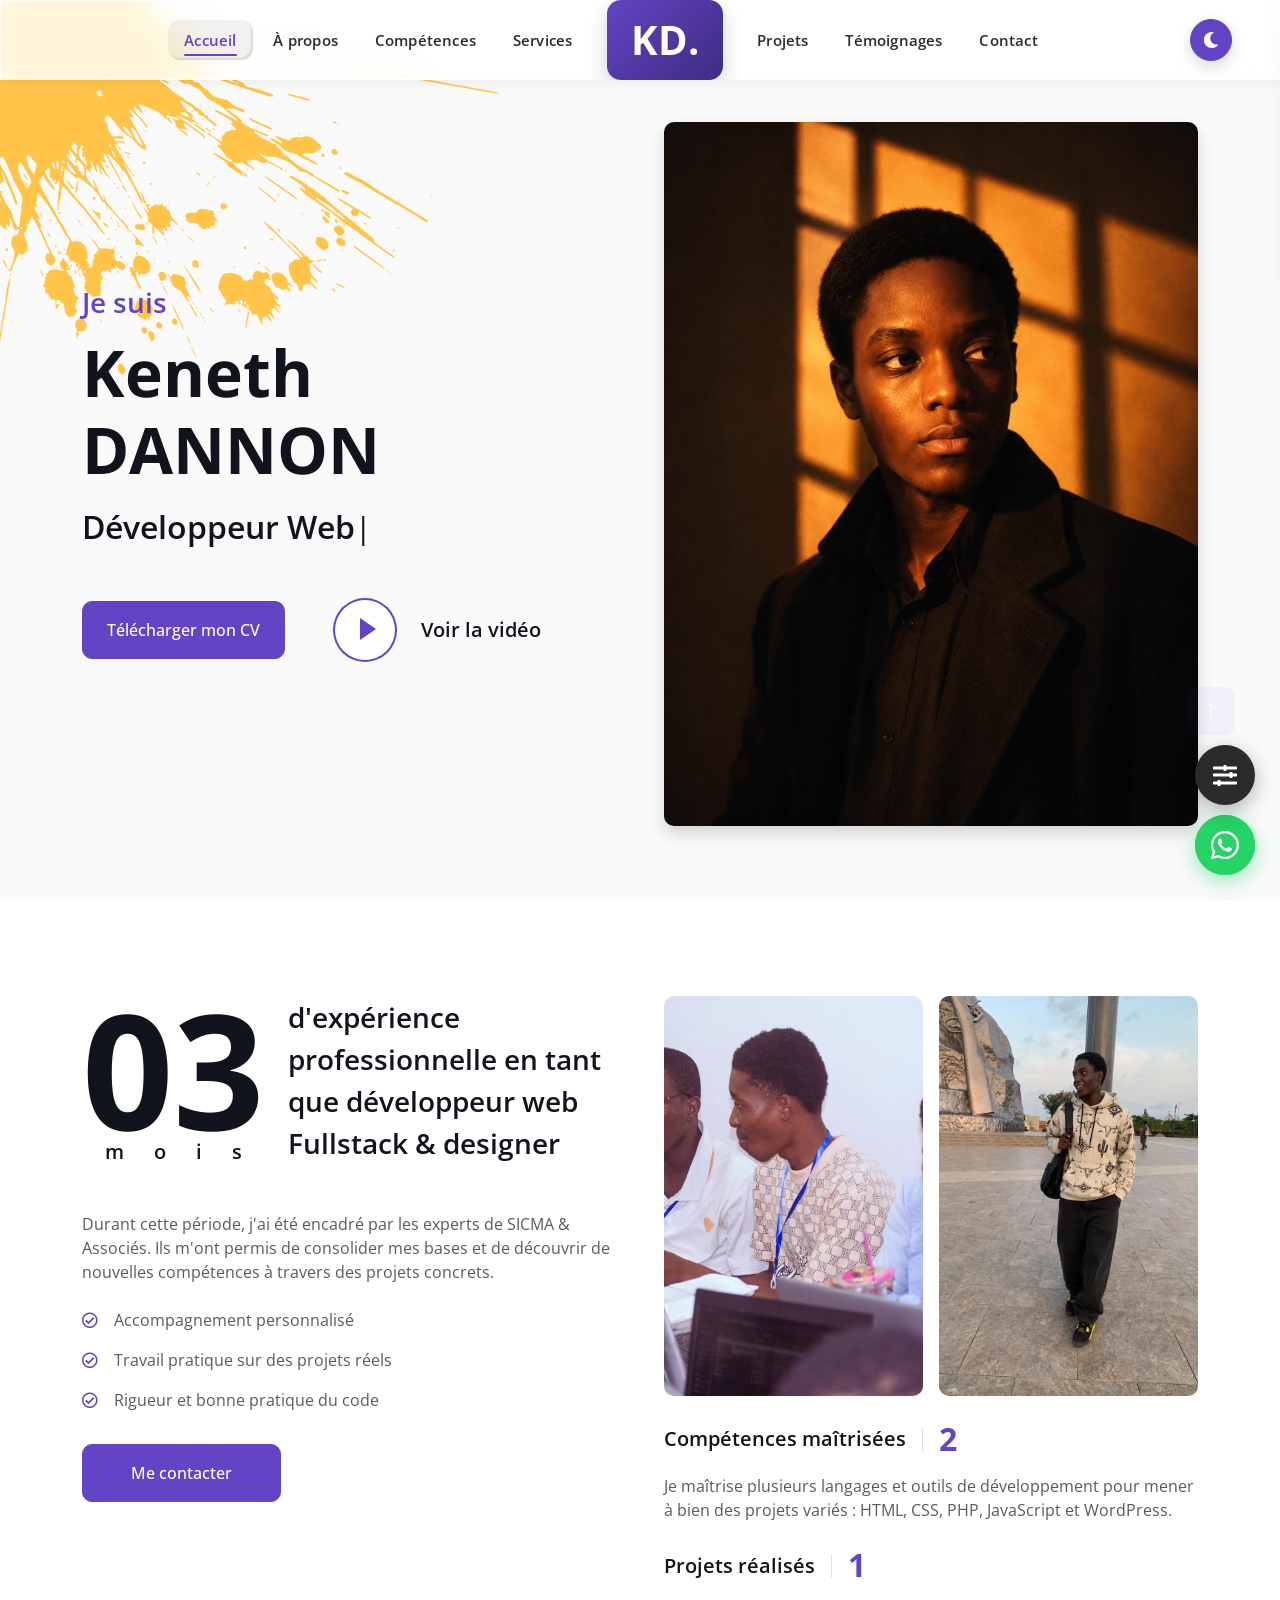
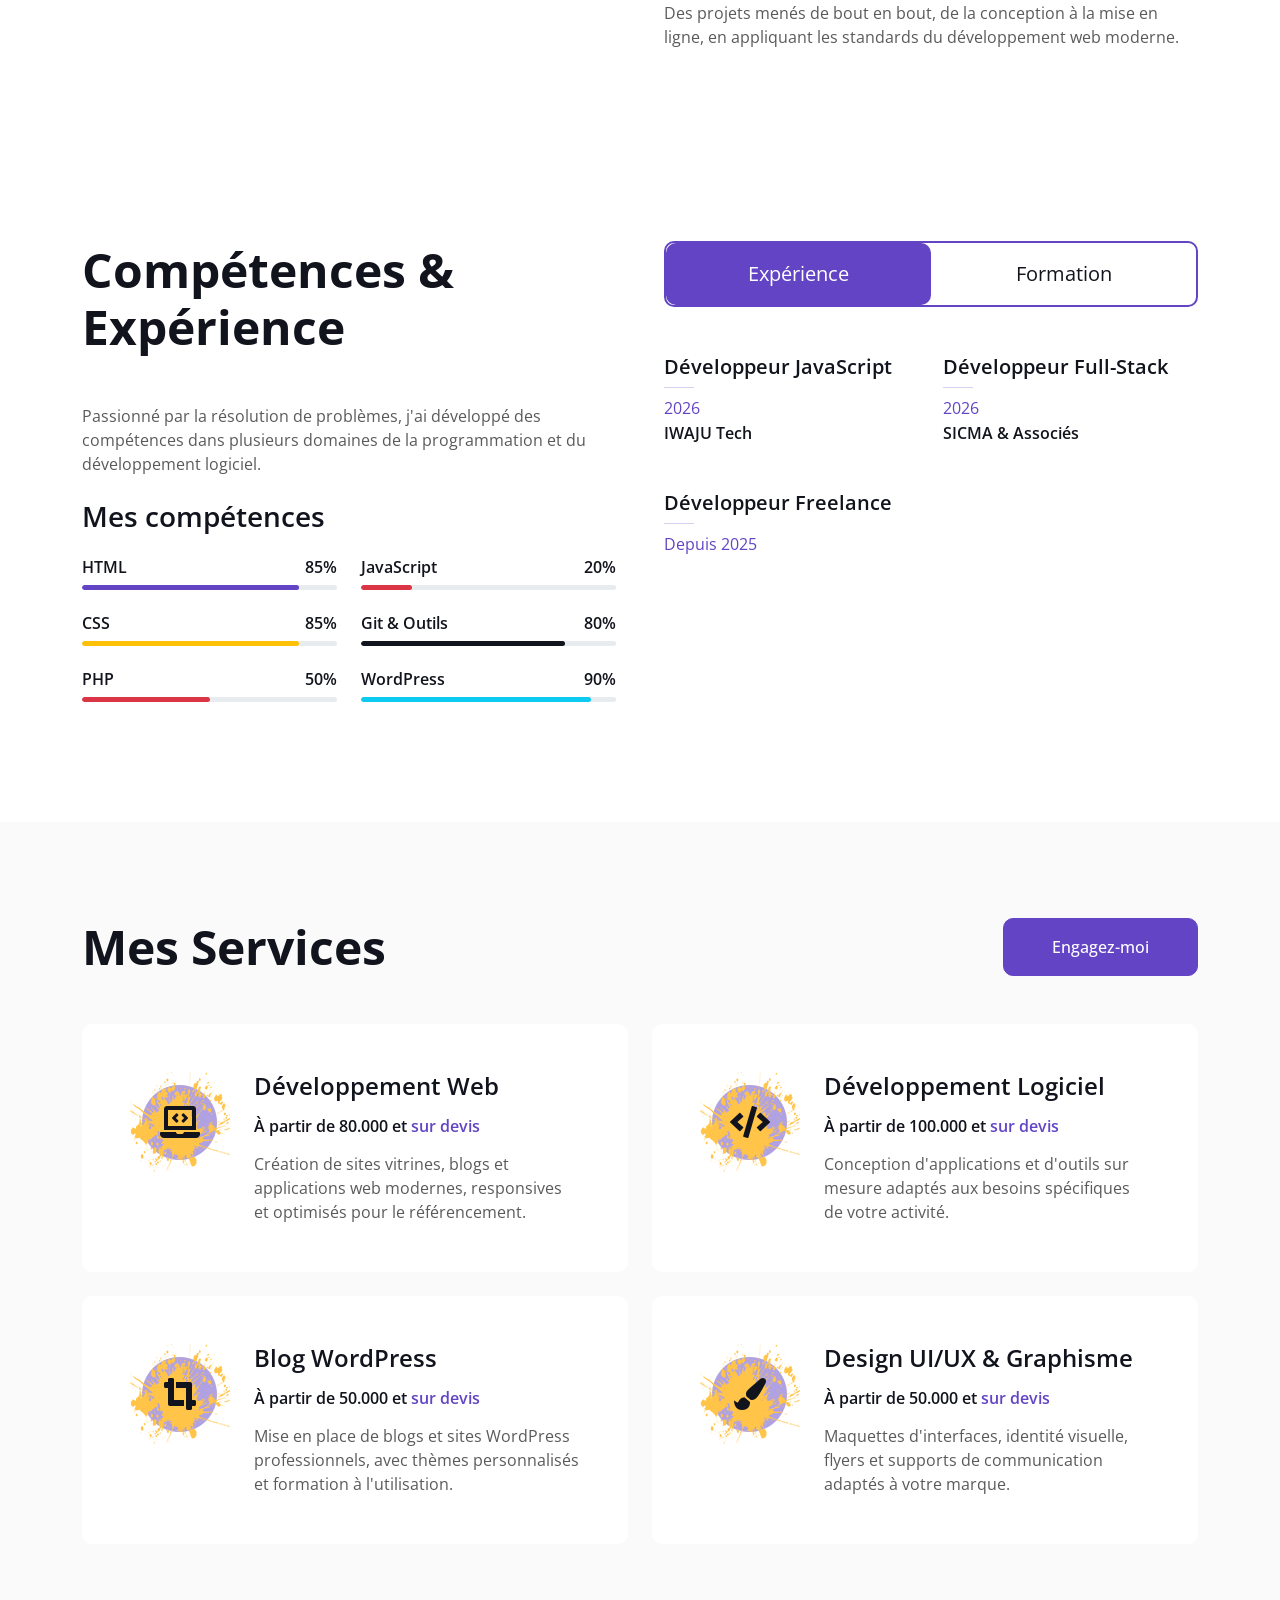
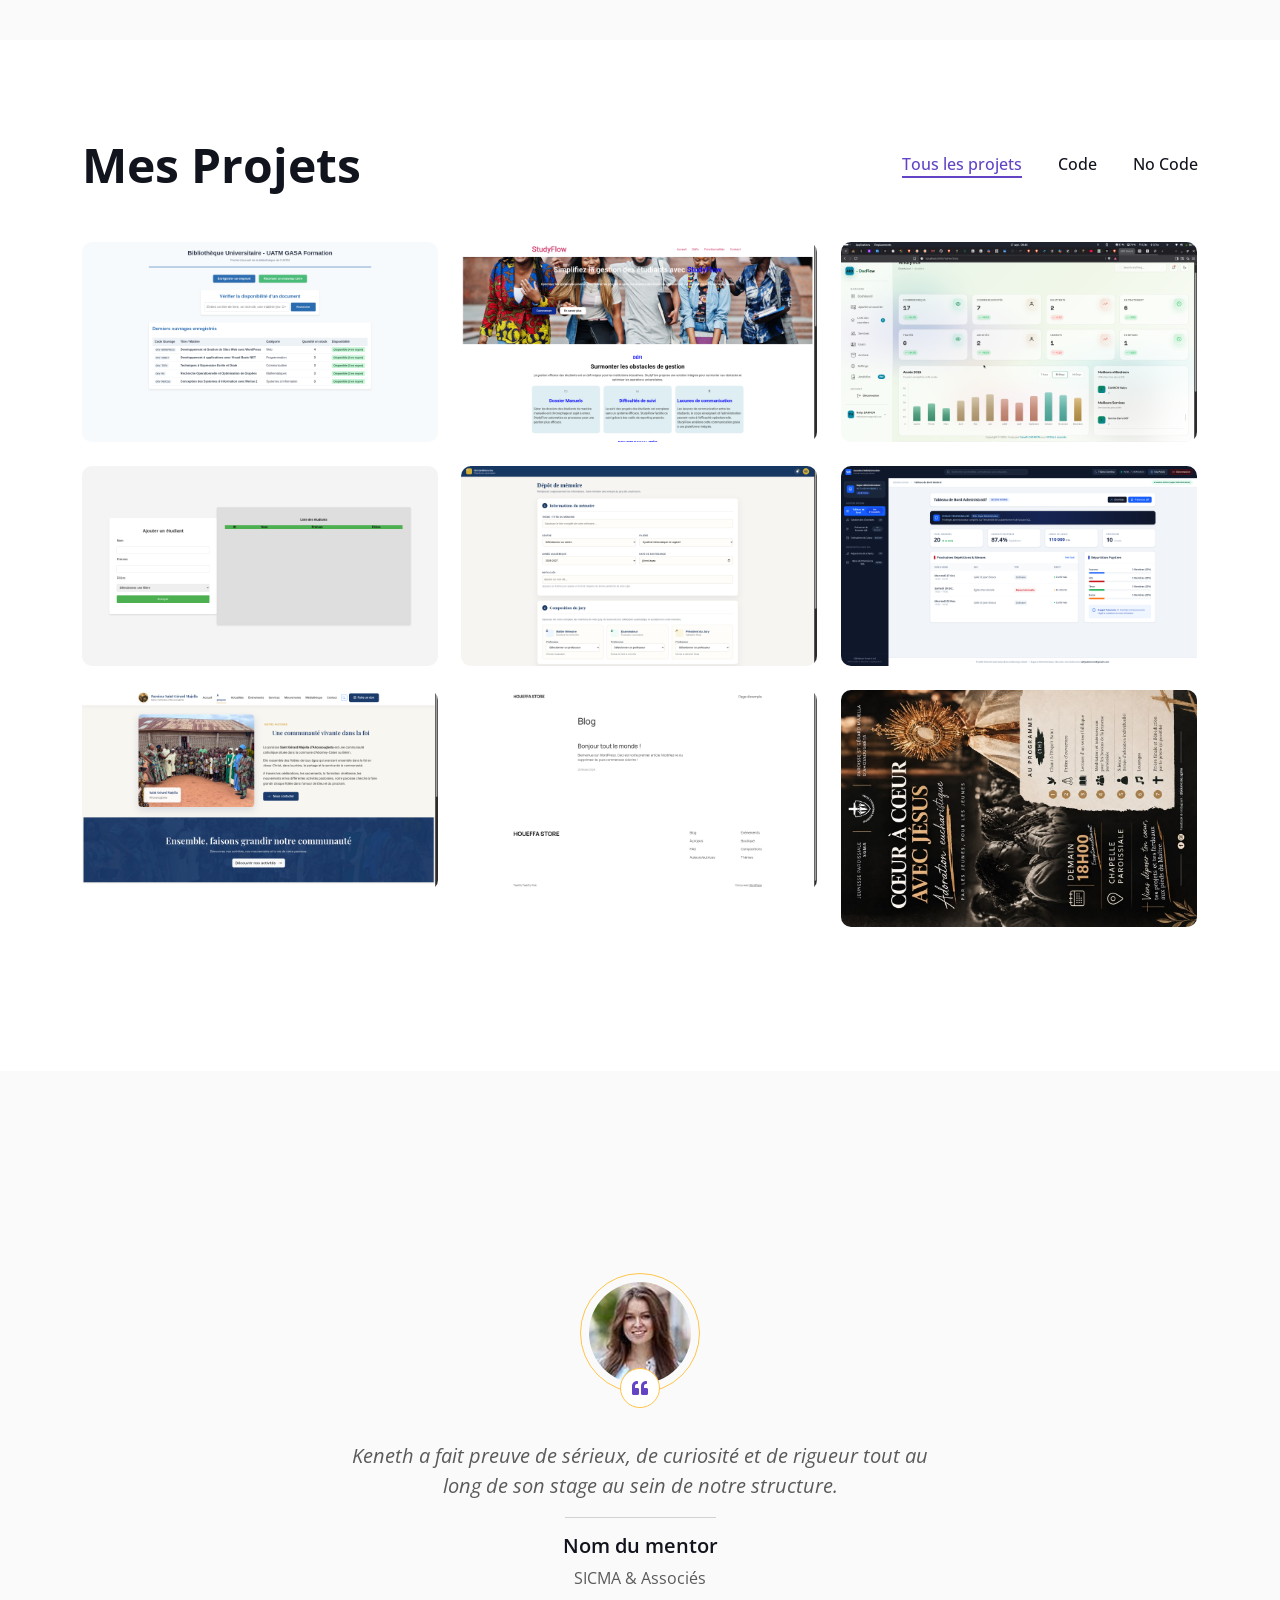
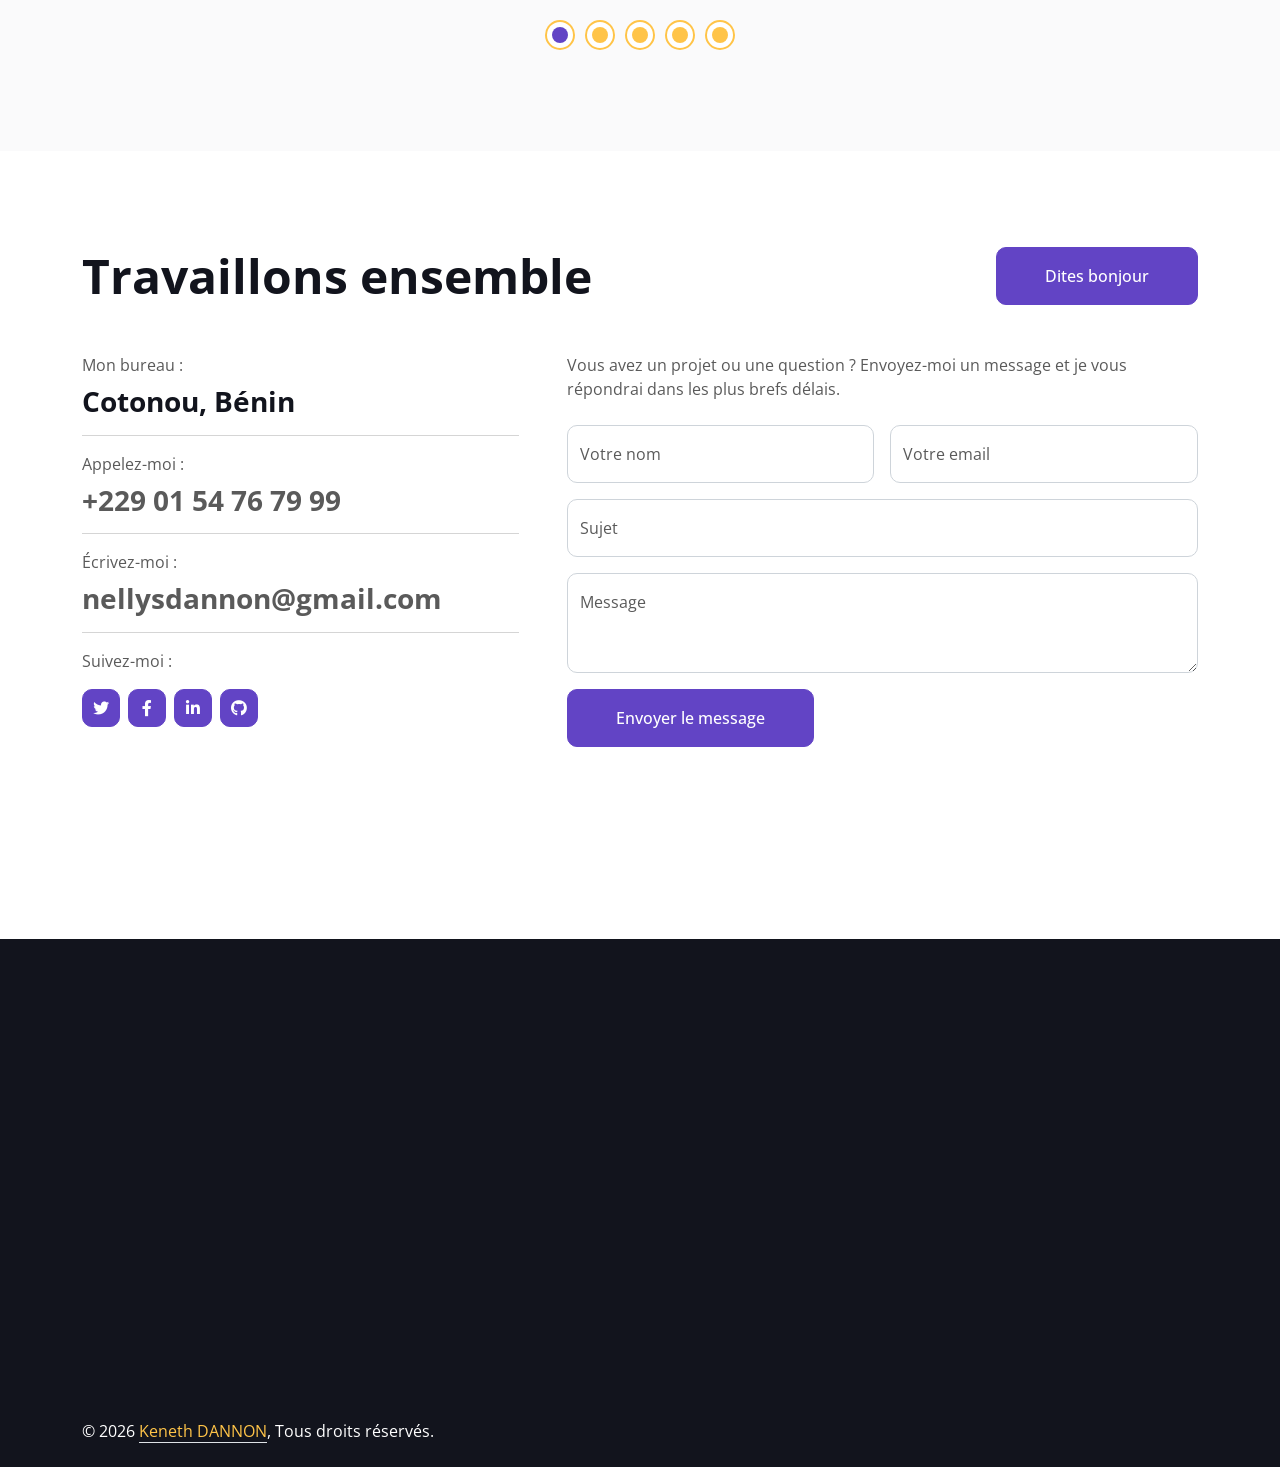
<file: index.html>
<!DOCTYPE html>
<html lang="fr">

<head>
    <meta charset="utf-8">
    <title>Keneth DANNON | Développeur Web Full-Stack</title>
    <meta content="width=device-width, initial-scale=1.0" name="viewport">
    <meta name="author" content="Keneth DANNON">
    <meta name="description" content="Portfolio de Keneth DANNON, développeur web full-stack à Cotonou (Bénin) : sites web, applications, WordPress et design UI/UX.">
    <!-- Open Graph (WhatsApp, Facebook, LinkedIn) -->
    <meta property="og:type" content="profile">
    <meta property="og:url" content="https://TON-DOMAINE.com/">
    <meta property="og:site_name" content="Keneth DANNON — Portfolio">
    <meta property="og:title" content="Keneth DANNON — Développeur Web Full-Stack">
    <meta property="og:description" content="Sites web, applications et WordPress à Cotonou (Bénin). Découvrez mes projets et contactez-moi pour donner vie à vos idées.">
    <meta property="og:image" content="https://TON-DOMAINE.com/img/og-cover.jpg">
    <meta property="og:image:width" content="1200">
    <meta property="og:image:height" content="630">
    <meta property="og:image:alt" content="Keneth DANNON, développeur web full-stack">
    <meta property="og:locale" content="fr_FR">
    <meta property="profile:first_name" content="Keneth">
    <meta property="profile:last_name" content="DANNON">

    <!-- Twitter / X -->
    <meta name="twitter:card" content="summary_large_image">
    <meta name="twitter:title" content="Keneth DANNON — Développeur Web Full-Stack">
    <meta name="twitter:description" content="Sites web, applications et WordPress à Cotonou (Bénin). Découvrez mes projets et contactez-moi.">
    <meta name="twitter:image" content="https://TON-DOMAINE.com/img/og-cover.jpg">

    <!-- Bonus SEO -->
    <link rel="canonical" href="https://TON-DOMAINE.com/">
    <meta name="theme-color" content="#0d6efd">

    <!-- Favicon -->
    <link href="img/favicon.ico" rel="icon">
    <link rel="icon" href="data:image/svg+xml,<svg xmlns=%22http://www.w3.org/2000/svg%22 viewBox=%220 0 100 100%22><text y=%22.9em%22 font-size=%2290%22>👨🏾‍💻</text></svg>">

    <!-- Google Web Fonts -->
    <link rel="preconnect" href="https://fonts.googleapis.com">
    <link rel="preconnect" href="https://fonts.gstatic.com" crossorigin>
    <link href="https://fonts.googleapis.com/css2?family=Open+Sans:wght@400;500;600;700;800&display=swap" rel="stylesheet">

    <!-- Icon Font Stylesheet -->
    <link href="https://cdnjs.cloudflare.com/ajax/libs/font-awesome/5.10.0/css/all.min.css" rel="stylesheet">
    <link href="https://cdn.jsdelivr.net/npm/bootstrap-icons@1.4.1/font/bootstrap-icons.css" rel="stylesheet">

    <!-- Libraries Stylesheet -->
    <link href="lib/animate/animate.min.css" rel="stylesheet">
    <link href="lib/lightbox/css/lightbox.min.css" rel="stylesheet">
    <link href="lib/owlcarousel/assets/owl.carousel.min.css" rel="stylesheet">

    <!-- Customized Bootstrap Stylesheet -->
    <link href="css/bootstrap.min.css" rel="stylesheet">

    <!-- Template Stylesheet -->
    <link href="css/style.css" rel="stylesheet">

    <!-- Dark mode (ajout) -->
    <style>
        body.dark-mode { background-color: #181818; color: #f5f5f5; }
        body.dark-mode .bg-light { background-color: #1f1f1f !important; }
        body.dark-mode .bg-white { background-color: #242424 !important; }
        body.dark-mode .service-item { background-color: #242424 !important; }
        body.dark-mode .text-dark { color: #f5f5f5 !important; }
        body.dark-mode .navbar-light .navbar-nav .nav-link { color: #dddddd; }
        body.dark-mode .navbar-light .navbar-nav .nav-link.active,
        body.dark-mode .navbar-light .navbar-nav .nav-link:hover { color: var(--primary); }
        body.dark-mode hr { border-color: #444; }
    </style>
</head>

<!--<body data-bs-spy="scroll" data-bs-target=".navbar" data-bs-offset="110"> -->
<body>
    <!-- Thème : applique le choix enregistré AVANT l'affichage -->
    <script>
        (function () {
            var saved = null;
            try { saved = localStorage.getItem('theme'); } catch (e) {}
            if (saved === 'dark' || (!saved && window.matchMedia('(prefers-color-scheme: dark)').matches)) {
                document.body.classList.add('dark-mode');
            }
        })();
    </script>
    <!-- Spinner Start -->
    <div id="spinner" class="show bg-white position-fixed translate-middle w-100 vh-100 top-50 start-50 d-flex align-items-center justify-content-center">
        <div class="spinner-border text-primary" style="width: 3rem; height: 3rem;" role="status">
            <span class="visually-hidden">Chargement...</span>
        </div>
    </div>
    <!-- Spinner End -->

    <!-- Navbar Start -->
    <div class="liquidGlass-wrapper fixed-top">
        <div class="liquidGlass-effect"></div>
        <div class="liquidGlass-tint"></div>
        <div class="liquidGlass-shine"></div>
        <div class="liquidGlass-text">
            <nav class="navbar navbar-expand-lg navbar-light py-lg-0 px-4 px-lg-5">
                <a href="#home" class="navbar-brand d-block d-lg-none">
                    <h1 class="text-primary fw-bold m-0">KD.</h1>
                </a>
                <button type="button" class="navbar-toggler" data-bs-toggle="collapse" data-bs-target="#navbarCollapse">
                    <span class="navbar-toggler-icon"></span>
                </button>
                <div class="collapse navbar-collapse justify-content-between py-4 py-lg-0" id="navbarCollapse">
                    <div class="navbar-nav ms-auto py-0">
                        <a href="#home" class="nav-item nav-link active">Accueil</a>
                        <a href="#about" class="nav-item nav-link">À propos</a>
                        <a href="#skill" class="nav-item nav-link">Compétences</a>
                        <a href="#service" class="nav-item nav-link">Services</a>
                    </div>
                    <a href="#home" class="navbar-brand bg-secondary py-3 px-4 mx-3 d-none d-lg-block">
                        <h1 class="text-primary fw-bold m-0">KD.</h1>
                    </a>
                    <div class="navbar-nav me-auto py-0">
                        <a href="#project" class="nav-item nav-link">Projets</a>
                        <a href="#testimonial" class="nav-item nav-link">Témoignages</a>
                        <a href="#contact" class="nav-item nav-link">Contact</a>
                    </div>
                    <div class="ms-lg-3">
                        <button class="btn btn-square btn-primary" id="theme-toggle" aria-label="Changer de thème"><i class="fa fa-moon"></i></button>
                    </div>
                </div>
            </nav>
        </div>
    </div>
    <!-- Navbar End -->

    <!-- Header Start -->
    <div class="container-fluid bg-light" id="home">
        <div class="container">
            <div class="row g-5 align-items-center">
                <div class="col-lg-6 py-6 pb-0 pt-lg-0">
                    <h3 class="text-primary mb-3">Je suis</h3>
                    <h1 class="display-3 mb-3">Keneth DANNON</h1>
                    <h2 class="typed-text-output d-inline"></h2>
                    <div class="typed-text d-none">Développeur Web, Développeur Full-Stack, Hacker éthique et Pentester, Designer UI/UX, Graphiste</div>
                    <div class="d-flex align-items-center pt-5">
                        <!-- ✏️ Exporte ton CV (CV/cv.html) en PDF et place-le ici -->
                        <a href="CV/DANNON_Mahugnon_Nellys_Keneth_UATM_GASA_Formation_Abomey-Calavi_CV.pdf" download="CV_Keneth_DANNON.pdf" class="btn btn-primary py-3 px-4 me-5">Télécharger mon CV</a>
                        <button type="button" class="btn-play" data-bs-toggle="modal"
                            data-src="https://www.youtube.com/embed/DWRcNpR6Kdc" data-bs-target="#videoModal">
                            <!-- ✏️ Remplace l'ID YouTube ci-dessus par ta propre vidéo -->
                            <span></span>
                        </button>
                        <h5 class="ms-4 mb-0 d-none d-sm-block">Voir la vidéo</h5>
                    </div>
                </div>
                <div class="col-lg-6">
                    <!-- ✏️ Renomme ton image "img/profile.jpg" -->
                    <img class="img-fluid rounded shadow" src="img/WhatsApp Image 2026-09-28 at 11.20.56.jpeg" alt="Portrait de Keneth DANNON">
                </div>
            </div>
        </div>
    </div>
    <!-- Header End -->

    <!-- Video Modal Start -->
    <div class="modal modal-video fade" id="videoModal" tabindex="-1" aria-labelledby="exampleModalLabel" aria-hidden="true">
        <div class="modal-dialog">
            <div class="modal-content rounded-0">
                <div class="modal-header">
                    <h3 class="modal-title" id="exampleModalLabel">Vidéo de présentation</h3>
                    <button type="button" class="btn-close" data-bs-dismiss="modal" aria-label="Fermer"></button>
                </div>
                <div class="modal-body">
                    <div class="ratio ratio-16x9">
                        <iframe class="embed-responsive-item" src="" id="video" allowfullscreen allowscriptaccess="always"
                            allow="autoplay"></iframe>
                    </div>
                </div>
            </div>
        </div>
    </div>
    <!-- Video Modal End -->

    <!-- About Start -->
    <div class="container-xxl py-6" id="about">
        <div class="container">
            <div class="row g-5">
                <div class="col-lg-6 wow fadeInUp" data-wow-delay="0.1s">
                    <div class="d-flex align-items-center mb-5">
                        <div class="years flex-shrink-0 text-center me-4">
                            <h1 class="display-1 mb-0">03</h1>
                            <h5 class="mb-0">mois</h5>
                        </div>
                        <h3 class="lh-base mb-0">d'expérience professionnelle en tant que développeur web Fullstack & designer</h3>
                    </div>
                    <p class="mb-4">Durant cette période, j'ai été encadré par les experts de SICMA & Associés. Ils m'ont permis de consolider mes bases et de découvrir de nouvelles compétences à travers des projets concrets.</p>
                    <p class="mb-3"><i class="far fa-check-circle text-primary me-3"></i>Accompagnement personnalisé</p>
                    <p class="mb-3"><i class="far fa-check-circle text-primary me-3"></i>Travail pratique sur des projets réels</p>
                    <p class="mb-3"><i class="far fa-check-circle text-primary me-3"></i>Rigueur et bonne pratique du code</p>
                    <a class="btn btn-primary py-3 px-5 mt-3" href="#contact">Me contacter</a>
                </div>
                <div class="col-lg-6 wow fadeInUp" data-wow-delay="0.5s">
                    <div class="row g-3 mb-4">
                        <div class="col-sm-6">
                            <!-- ✏️ Renomme tes photos "img/about-1.jpg" et "img/about-2.jpg" -->
                            <img class="img-fluid rounded" src="img/WhatsApp Image 2026-10-06 at 08.29.04.jpeg" style="height: 400px; width: 100%; object-fit: cover;" alt="Keneth au travail">
                        </div>
                        <div class="col-sm-6">
                            <img class="img-fluid rounded" src="img/WhatsApp Image 2026-09-28 at 11.23.56.jpeg" style="height: 400px; width: 100%; object-fit: cover;" alt="Keneth lors d'une formation">
                        </div>
                    </div>
                    <div class="d-flex align-items-center mb-3">
                        <h5 class="border-end pe-3 me-3 mb-0">Compétences maîtrisées</h5>
                        <h2 class="text-primary fw-bold mb-0" data-toggle="counter-up">5</h2>
                    </div>
                    <p class="mb-4">Je maîtrise plusieurs langages et outils de développement pour mener à bien des projets variés : HTML, CSS, PHP, JavaScript et WordPress.</p>
                    <div class="d-flex align-items-center mb-3">
                        <h5 class="border-end pe-3 me-3 mb-0">Projets réalisés</h5>
                        <h2 class="text-primary fw-bold mb-0" data-toggle="counter-up">2</h2>
                    </div>
                    <p class="mb-0">Des projets menés de bout en bout, de la conception à la mise en ligne, en appliquant les standards du développement web moderne.</p>
                </div>
            </div>
        </div>
    </div>
    <!-- About End -->

    <!-- Expertise Start -->
    <div class="container-xxl py-6 pb-5" id="skill">
        <div class="container">
            <div class="row g-5">
                <div class="col-lg-6 wow fadeInUp" data-wow-delay="0.1s">
                    <h1 class="display-5 mb-5">Compétences & Expérience</h1>
                    <p class="mb-4">Passionné par la résolution de problèmes, j'ai développé des compétences dans plusieurs domaines de la programmation et du développement logiciel.</p>
                    <h3 class="mb-4">Mes compétences</h3>
                    <div class="row align-items-center">
                        <div class="col-md-6">
                            <div class="skill mb-4">
                                <div class="d-flex justify-content-between">
                                    <h6 class="font-weight-bold">HTML</h6>
                                    <h6 class="font-weight-bold">85%</h6>
                                </div>
                                <div class="progress">
                                    <div class="progress-bar bg-primary" role="progressbar" aria-valuenow="85" aria-valuemin="0" aria-valuemax="100"></div>
                                </div>
                            </div>
                            <div class="skill mb-4">
                                <div class="d-flex justify-content-between">
                                    <h6 class="font-weight-bold">CSS</h6>
                                    <h6 class="font-weight-bold">85%</h6>
                                </div>
                                <div class="progress">
                                    <div class="progress-bar bg-warning" role="progressbar" aria-valuenow="85" aria-valuemin="0" aria-valuemax="100"></div>
                                </div>
                            </div>
                            <div class="skill mb-4">
                                <div class="d-flex justify-content-between">
                                    <h6 class="font-weight-bold">PHP</h6>
                                    <h6 class="font-weight-bold">50%</h6>
                                </div>
                                <div class="progress">
                                    <div class="progress-bar bg-danger" role="progressbar" aria-valuenow="50" aria-valuemin="0" aria-valuemax="100"></div>
                                </div>
                            </div>
                        </div>
                        <div class="col-md-6">
                            <div class="skill mb-4">
                                <div class="d-flex justify-content-between">
                                    <h6 class="font-weight-bold">JavaScript</h6>
                                    <h6 class="font-weight-bold">20%</h6>
                                </div>
                                <div class="progress">
                                    <div class="progress-bar bg-danger" role="progressbar" aria-valuenow="20" aria-valuemin="0" aria-valuemax="100"></div>
                                </div>
                            </div>
                            <div class="skill mb-4">
                                <div class="d-flex justify-content-between">
                                    <h6 class="font-weight-bold">Git & Outils</h6>
                                    <h6 class="font-weight-bold">80%</h6>
                                </div>
                                <div class="progress">
                                    <div class="progress-bar bg-dark" role="progressbar" aria-valuenow="80" aria-valuemin="0" aria-valuemax="100"></div>
                                </div>
                            </div>
                            <div class="skill mb-4">
                                <div class="d-flex justify-content-between">
                                    <h6 class="font-weight-bold">WordPress</h6>
                                    <h6 class="font-weight-bold">90%</h6>
                                </div>
                                <div class="progress">
                                    <div class="progress-bar bg-info" role="progressbar" aria-valuenow="90" aria-valuemin="0" aria-valuemax="100"></div>
                                </div>
                            </div>
                        </div>
                    </div>
                </div>
                <div class="col-lg-6 wow fadeInUp" data-wow-delay="0.5s">
                    <ul class="nav nav-pills rounded border border-2 border-primary mb-5">
                        <li class="nav-item w-50">
                            <button class="nav-link w-100 py-3 fs-5 active" data-bs-toggle="pill" href="#tab-1">Expérience</button>
                        </li>
                        <li class="nav-item w-50">
                            <button class="nav-link w-100 py-3 fs-5" data-bs-toggle="pill" href="#tab-2">Formation</button>
                        </li>
                    </ul>
                    <div class="tab-content">
                        <div id="tab-1" class="tab-pane fade show p-0 active">
                            <div class="row gy-5 gx-4">
                                <div class="col-sm-6">
                                    <h5>Développeur JavaScript</h5>
                                    <hr class="text-primary my-2">
                                    <p class="text-primary mb-1">2026</p>
                                    <h6 class="mb-0">IWAJU Tech</h6>
                                </div>
                                <div class="col-sm-6">
                                    <h5>Développeur Full-Stack</h5>
                                    <hr class="text-primary my-2">
                                    <p class="text-primary mb-1">2026</p>
                                    <h6 class="mb-0">SICMA & Associés</h6>
                                </div>
                                <div class="col-sm-6">
                                    <h5>Développeur Freelance</h5>
                                    <hr class="text-primary my-2">
                                    <p class="text-primary mb-1">Depuis 2025</p>
                                    <h6 class="mb-0"></h6>
                                </div>
                            </div>
                        </div>
                        <div id="tab-2" class="tab-pane fade show p-0">
                            <div class="row gy-5 gx-4">
                                <div class="col-sm-6">
                                    <h5>Développement web</h5>
                                    <hr class="text-primary my-2">
                                    <p class="text-primary mb-1">2024 - 2026</p>
                                    <h6 class="mb-0">UATM GASA Formation</h6>
                                </div>
                                <div class="col-sm-6">
                                    <h5>Développement mobile (Android / iOS)</h5>
                                    <hr class="text-primary my-2">
                                    <p class="text-primary mb-1">2025 - 2026</p>
                                    <h6 class="mb-0">UATM GASA Formation</h6>
                                </div>
                                <div class="col-sm-6">
                                    <h5>Design UI/UX</h5>
                                    <hr class="text-primary my-2">
                                    <p class="text-primary mb-1">2025 - 2026</p>
                                    <h6 class="mb-0">UATM GASA Formation</h6>
                                </div>
                                <div class="col-sm-6">
                                    <h5>Graphisme</h5>
                                    <hr class="text-primary mb-0 my-2">
                                    <p class="text-primary mb-1">2025</p>
                                    <h6 class="mb-0">APEX BENIN</h6>
                                </div>
                            </div>
                        </div>
                    </div>
                </div>
            </div>
        </div>
    </div>
    <!-- Expertise End -->

    <!-- Service Start -->
    <div class="container-fluid bg-light my-5 py-6" id="service">
        <div class="container">
            <div class="row g-5 mb-5 wow fadeInUp" data-wow-delay="0.1s">
                <div class="col-lg-6">
                    <h1 class="display-5 mb-0">Mes Services</h1>
                </div>
                <div class="col-lg-6 text-lg-end">
                    <a class="btn btn-primary py-3 px-5" href="#contact">Engagez-moi</a>
                </div>
            </div>
            <div class="row g-4">
                <div class="col-lg-6 wow fadeInUp" data-wow-delay="0.1s">
                    <div class="service-item d-flex flex-column flex-sm-row bg-white rounded h-100 p-4 p-lg-5">
                        <div class="bg-icon flex-shrink-0 mb-3">
                            <i class="fa fa-laptop-code fa-2x text-dark"></i>
                        </div>
                        <div class="ms-sm-4">
                            <h4 class="mb-3">Développement Web</h4>
                            <h6 class="mb-3">À partir de 80.000 et <span class="text-primary">sur devis</span></h6>
                            <span>Création de sites vitrines, blogs et applications web modernes, responsives et optimisés pour le référencement.</span>
                        </div>
                    </div>
                </div>
                <div class="col-lg-6 wow fadeInUp" data-wow-delay="0.3s">
                    <div class="service-item d-flex flex-column flex-sm-row bg-white rounded h-100 p-4 p-lg-5">
                        <div class="bg-icon flex-shrink-0 mb-3">
                            <i class="fa fa-code fa-2x text-dark"></i>
                        </div>
                        <div class="ms-sm-4">
                            <h4 class="mb-3">Développement Logiciel</h4>
                            <h6 class="mb-3">À partir de 100.000 et <span class="text-primary">sur devis</span></h6>
                            <span>Conception d'applications et d'outils sur mesure adaptés aux besoins spécifiques de votre activité.</span>
                        </div>
                    </div>
                </div>
                <div class="col-lg-6 wow fadeInUp" data-wow-delay="0.1s">
                    <div class="service-item d-flex flex-column flex-sm-row bg-white rounded h-100 p-4 p-lg-5">
                        <div class="bg-icon flex-shrink-0 mb-3">
                            <i class="fa fa-crop-alt fa-2x text-dark"></i>
                        </div>
                        <div class="ms-sm-4">
                            <h4 class="mb-3">Blog WordPress</h4>
                            <h6 class="mb-3">À partir de 50.000 et <span class="text-primary">sur devis</span></h6>
                            <span>Mise en place de blogs et sites WordPress professionnels, avec thèmes personnalisés et formation à l'utilisation.</span>
                        </div>
                    </div>
                </div>
                <div class="col-lg-6 wow fadeInUp" data-wow-delay="0.3s">
                    <div class="service-item d-flex flex-column flex-sm-row bg-white rounded h-100 p-4 p-lg-5">
                        <div class="bg-icon flex-shrink-0 mb-3">
                            <i class="fa fa-paint-brush fa-2x text-dark"></i>
                        </div>
                        <div class="ms-sm-4">
                            <h4 class="mb-3">Design UI/UX & Graphisme</h4>
                            <h6 class="mb-3">À partir de 50.000 et <span class="text-primary">sur devis</span></h6>
                            <span>Maquettes d'interfaces, identité visuelle, flyers et supports de communication adaptés à votre marque.</span>
                        </div>
                    </div>
                </div>
            </div>
        </div>
    </div>
    <!-- Service End -->

    <!-- Projects Start -->
    <div class="container-xxl py-6 pt-5" id="project">
        <div class="container">
            <div class="row g-5 mb-5 align-items-center wow fadeInUp" data-wow-delay="0.1s">
                <div class="col-lg-6">
                    <h1 class="display-5 mb-0">Mes Projets</h1>
                </div>
                <div class="col-lg-6 text-lg-end">
                    <ul class="list-inline mx-n3 mb-0" id="portfolio-flters">
                        <li class="mx-3 active" data-filter="*">Tous les projets</li>
                        <li class="mx-3" data-filter=".first">Code</li>
                        <li class="mx-3" data-filter=".second">No Code</li>
                    </ul>
                </div>
            </div>
            <div class="row g-4 portfolio-container wow fadeInUp" data-wow-delay="0.1s">
                <!-- ✏️ Remplace les images project-1.jpg à project-6.jpg par tes vrais projets
                     et ajoute les liens dans les <a href=""> (site en ligne, GitHub, Figma...) -->
                <div class="col-lg-4 col-md-6 portfolio-item first">
                    <div class="portfolio-img rounded overflow-hidden">
                        <img class="img-fluid" src="img/BibliothèqueUniversitaire.png" alt="Projet UI/UX 1">
                        <div class="portfolio-btn">
                            <a class="btn btn-lg-square btn-outline-secondary border-2 mx-1" href="img/BibliothèqueUniversitaire.png" data-lightbox="portfolio"><i class="fa fa-eye"></i></a>
                            <a class="btn btn-lg-square btn-outline-secondary border-2 mx-1" href="https://github.com/Keneth-nelDAN" target="_blank"><i class="fa fa-link"></i></a>
                        </div>
                    </div>
                </div>
                <div class="col-lg-4 col-md-6 portfolio-item second">
                    <div class="portfolio-img rounded overflow-hidden">
                        <img class="img-fluid" src="img/BlogGestionEtudiant.png" alt="Projet graphisme 2">
                        <div class="portfolio-btn">
                            <a class="btn btn-lg-square btn-outline-secondary border-2 mx-1" href="img/BlogGestionEtudiant.png" data-lightbox="portfolio"><i class="fa fa-eye"></i></a>
                            <a class="btn btn-lg-square btn-outline-secondary border-2 mx-1" href="https://github.com/Keneth-nelDAN" target="_blank"><i class="fa fa-link"></i></a>
                        </div>
                    </div>
                </div>
                <div class="col-lg-4 col-md-6 portfolio-item first">
                    <div class="portfolio-img rounded overflow-hidden">
                        <img class="img-fluid" src="img/GestionCourriers.png" alt="Projet UI/UX 3">
                        <div class="portfolio-btn">
                            <a class="btn btn-lg-square btn-outline-secondary border-2 mx-1" href="img/GestionCourriers.png" data-lightbox="portfolio"><i class="fa fa-eye"></i></a>
                            <a class="btn btn-lg-square btn-outline-secondary border-2 mx-1" href="https://github.com/Keneth-nelDAN" target="_blank"><i class="fa fa-link"></i></a>
                        </div>
                    </div>
                </div>
                <div class="col-lg-4 col-md-6 portfolio-item first">
                    <div class="portfolio-img rounded overflow-hidden">
                        <img class="img-fluid" src="img/GestionEtudiant.png" alt="Projet graphisme 4">
                        <div class="portfolio-btn">
                            <a class="btn btn-lg-square btn-outline-secondary border-2 mx-1" href="img/GestionEtudiant.png" data-lightbox="portfolio"><i class="fa fa-eye"></i></a>
                            <a class="btn btn-lg-square btn-outline-secondary border-2 mx-1" href="https://github.com/Keneth-nelDAN" target="_blank"><i class="fa fa-link"></i></a>
                        </div>
                    </div>
                </div>
                <div class="col-lg-4 col-md-6 portfolio-item first">
                    <div class="portfolio-img rounded overflow-hidden">
                        <img class="img-fluid" src="img/GestonMemoire.png" alt="Projet UI/UX 5">
                        <div class="portfolio-btn">
                            <a class="btn btn-lg-square btn-outline-secondary border-2 mx-1" href="img/GestonMemoire.png" data-lightbox="portfolio"><i class="fa fa-eye"></i></a>
                            <a class="btn btn-lg-square btn-outline-secondary border-2 mx-1" href="https://github.com/Keneth-nelDAN" target="_blank"><i class="fa fa-link"></i></a>
                        </div>
                    </div>
                </div>
                <div class="col-lg-4 col-md-6 portfolio-item first">
                    <div class="portfolio-img rounded overflow-hidden">
                        <img class="img-fluid" src="img/SiteGestionChorale.png" alt="Projet graphisme 6">
                        <div class="portfolio-btn">
                            <a class="btn btn-lg-square btn-outline-secondary border-2 mx-1" href="img/SiteGestionChorale.png" data-lightbox="portfolio"><i class="fa fa-eye"></i></a>
                            <a class="btn btn-lg-square btn-outline-secondary border-2 mx-1" href="https://github.com/Keneth-nelDAN" target="_blank"><i class="fa fa-link"></i></a>
                        </div>
                    </div>
                </div>
                <div class="col-lg-4 col-md-6 portfolio-item first">
                    <div class="portfolio-img rounded overflow-hidden">
                        <img class="img-fluid" src="img/SiteGestionEglise.png" alt="Projet graphisme 6">
                        <div class="portfolio-btn">
                            <a class="btn btn-lg-square btn-outline-secondary border-2 mx-1" href="img/SiteGestionEglise.png" data-lightbox="portfolio"><i class="fa fa-eye"></i></a>
                            <a class="btn btn-lg-square btn-outline-secondary border-2 mx-1" href="https://github.com/Keneth-nelDAN" target="_blank"><i class="fa fa-link"></i></a>
                        </div>
                    </div>
                </div>
                <div class="col-lg-4 col-md-6 portfolio-item second">
                    <div class="portfolio-img rounded overflow-hidden">
                        <img class="img-fluid" src="img/SiteWordPress.png" alt="Projet graphisme 6">
                        <div class="portfolio-btn">
                            <a class="btn btn-lg-square btn-outline-secondary border-2 mx-1" href="img/SiteWordPress.png" data-lightbox="portfolio"><i class="fa fa-eye"></i></a>
                            <a class="btn btn-lg-square btn-outline-secondary border-2 mx-1" href="https://github.com/Keneth-nelDAN" target="_blank"><i class="fa fa-link"></i></a>
                        </div>
                    </div>
                </div>
                <div class="col-lg-4 col-md-6 portfolio-item second">
                    <div class="portfolio-img rounded overflow-hidden">
                        <img class="img-fluid" src="img/afficheEvenementpivot.jpeg" alt="Projet graphisme 6">
                        <div class="portfolio-btn">
                            <a class="btn btn-lg-square btn-outline-secondary border-2 mx-1" href="img/afficheEvenement.jpeg" data-lightbox="portfolio"><i class="fa fa-eye"></i></a>
                            <a class="btn btn-lg-square btn-outline-secondary border-2 mx-1" href="https://github.com/Keneth-nelDAN" target="_blank"><i class="fa fa-link"></i></a>
                        </div>
                    </div>
                </div>
            </div>
        </div>
    </div>
    <!-- Projects End -->

    <!-- Testimonial Start -->
    <div class="container-fluid bg-light py-5 my-5" id="testimonial">
        <div class="container-fluid py-5">
            <h1 class="display-5 text-center mb-5 wow fadeInUp" data-wow-delay="0.1s">Témoignages</h1>
            <div class="row justify-content-center">
                <div class="col-lg-6 wow fadeInUp" data-wow-delay="0.5s">
                    <div class="owl-carousel testimonial-carousel">
                        <!-- ✏️ Demande de vrais témoignages à tes mentors/clients et remplace ces textes -->
                        <div class="testimonial-item text-center">
                            <div class="position-relative mb-5">
                                <img class="img-fluid rounded-circle border border-secondary p-2 mx-auto" src="img/testimonial-1.jpg" alt="Photo du témoin 1">
                                <div class="testimonial-icon">
                                    <i class="fa fa-quote-left text-primary"></i>
                                </div>
                            </div>
                            <p class="fs-5 fst-italic">Keneth a fait preuve de sérieux, de curiosité et de rigueur tout au long de son stage au sein de notre structure.</p>
                            <hr class="w-25 mx-auto">
                            <h5>Nom du mentor</h5>
                            <span>SICMA & Associés</span>
                        </div>
                        <div class="testimonial-item text-center">
                            <div class="position-relative mb-5">
                                <img class="img-fluid rounded-circle border border-secondary p-2 mx-auto" src="img/WhatsApp Image 2026-09-28 at 15.50.03.jpeg" alt="Photo du témoin 2">
                                <div class="testimonial-icon">
                                    <i class="fa fa-quote-left text-primary"></i>
                                </div>
                            </div>
                            <p class="fs-5 fst-italic">J'aime trop la façon dont il est curieux. C'est une des choses qui m'attire chez lui</p>
                            <hr class="w-25 mx-auto">
                            <h5>Hélène DADJO</h5>
                            <span>En qualité de ****** ****</span>
                        </div>
                        
                        <div class="testimonial-item text-center">
                            <div class="position-relative mb-5">
                                <img class="img-fluid rounded-circle border border-secondary p-2 mx-auto" src="img/testimonial-2.jpg" alt="Photo du témoin 3">
                                <div class="testimonial-icon">
                                    <i class="fa fa-quote-left text-primary"></i>
                                </div>
                            </div>
                            <p class="fs-5 fst-italic">Un développeur motivé, à l'écoute des besoins du client, qui livre un travail propre et dans les délais.</p>
                            <hr class="w-25 mx-auto">
                            <h5>Nom du client</h5>
                            <span>Profession</span>
                        </div>
                        <div class="testimonial-item text-center">
                            <div class="position-relative mb-5">
                                <img class="img-fluid rounded-circle border border-secondary p-2 mx-auto" src="img/testimonial-3.jpg" alt="Photo du témoin 4">
                                <div class="testimonial-icon">
                                    <i class="fa fa-quote-left text-primary"></i>
                                </div>
                            </div>
                            <p class="fs-5 fst-italic">J'ai adoré se site qu'il a réaliser pour moi. Grace à lui je peux désormais présenter un de mes projets touristiques en ligne.</p>
                            <hr class="w-25 mx-auto">
                            <h5>Brice MEBO</h5>
                            <span>Mèko</span>
                        </div>
                        <div class="testimonial-item text-center">
                            <div class="position-relative mb-5">
                                <img class="img-fluid rounded-circle border border-secondary p-2 mx-auto" src="img/testimonial-3.jpg" alt="Photo du témoin 5">
                                <div class="testimonial-icon">
                                    <i class="fa fa-quote-left text-primary"></i>
                                </div>
                            </div>
                            <p class="fs-5 fst-italic">Son évolution technique est impressionnante : de débutant à développeur capable de mener des projets complets.</p>
                            <hr class="w-25 mx-auto">
                            <h5>Nom du formateur</h5>
                            <span>UATM GASA Formation</span>
                        </div>
                    </div>
                </div>
            </div>
        </div>
    </div>
    <!-- Testimonial End -->

    <!-- Contact Start -->
    <div class="container-xxl pb-5" id="contact">
        <div class="container py-5">
            <div class="row g-5 mb-5 wow fadeInUp" data-wow-delay="0.1s">
                <div class="col-lg-6">
                    <h1 class="display-5 mb-0">Travaillons ensemble</h1>
                </div>
                <div class="col-lg-6 text-lg-end">
                    <a class="btn btn-primary py-3 px-5" href="mailto:nellysdannon@gmail.com">Dites bonjour</a>
                </div>
            </div>
            <div class="row g-5">
                <div class="col-lg-5 col-md-6 wow fadeInUp" data-wow-delay="0.1s">
                    <p class="mb-2">Mon bureau :</p>
                    <h3 class="fw-bold">Cotonou, Bénin</h3>
                    <hr class="w-100">
                    <p class="mb-2">Appelez-moi :</p>
                    <h3 class="fw-bold"><a href="tel:+2290154767999" class="text-decoration-none text-body">+229 01 54 76 79 99</a></h3>
                    <hr class="w-100">
                    <p class="mb-2">Écrivez-moi :</p>
                    <h3 class="fw-bold"><a href="mailto:nellysdannon@gmail.com" class="text-decoration-none text-body">nellysdannon@gmail.com</a></h3>
                    <hr class="w-100">
                    <p class="mb-2">Suivez-moi :</p>
                    <!-- ✏️ Ajoute les liens de tes vrais réseaux sociaux -->
                    <div class="d-flex pt-2">
                        <a class="btn btn-square btn-primary me-2" href="https://x.com/NDannon5401" aria-label="Twitter"><i class="fab fa-twitter"></i></a>
                        <a class="btn btn-square btn-primary me-2" href="https://www.facebook.com/nellys.dannon/" aria-label="Facebook"><i class="fab fa-facebook-f"></i></a>
                        <a class="btn btn-square btn-primary me-2" href="https://www.linkedin.com/in/keneth-dannon-97b79a390/" aria-label="LinkedIn"><i class="fab fa-linkedin-in"></i></a>
                        <a class="btn btn-square btn-primary me-2" href="https://github.com/Keneth-nelDAN" aria-label="GitHub"><i class="fab fa-github"></i></a>
                    </div>
                </div>
                <div class="col-lg-7 col-md-6 wow fadeInUp" data-wow-delay="0.5s">
                    <p class="mb-4">Vous avez un projet ou une question ? Envoyez-moi un message et je vous répondrai dans les plus brefs délais.</p>
                    <!-- ✏️ Inscris-toi gratuitement sur formspree.io, crée un formulaire
                         et remplace "VOTRE_ID" ci-dessous par ton identifiant -->
                    <form action="https://formspree.io/f/xgavrebl" method="POST">
                        <div class="row g-3">
                            <div class="col-md-6">
                                <div class="form-floating">
                                    <input type="text" class="form-control" id="name" name="name" placeholder="Votre nom" required>
                                    <label for="name">Votre nom</label>
                                </div>
                            </div>
                            <div class="col-md-6">
                                <div class="form-floating">
                                    <input type="email" class="form-control" id="email" name="email" placeholder="Votre email" required>
                                    <label for="email">Votre email</label>
                                </div>
                            </div>
                            <div class="col-12">
                                <div class="form-floating">
                                    <input type="text" class="form-control" id="subject" name="subject" placeholder="Sujet">
                                    <label for="subject">Sujet</label>
                                </div>
                            </div>
                            <div class="col-12">
                                <div class="form-floating">
                                    <textarea class="form-control" placeholder="Laissez votre message ici" id="message" name="message" style="height: 100px" required></textarea>
                                    <label for="message">Message</label>
                                </div>
                            </div>
                            <div class="col-12">
                                <button class="btn btn-primary py-3 px-5" type="submit">Envoyer le message</button>
                            </div>
                        </div>
                    </form>
                </div>
            </div>
        </div>
    </div>
    <!-- Contact End -->

    <!-- Map Start -->
    <div class="container-xxl pt-5 px-0 wow fadeInUp" data-wow-delay="0.1s">
        <div class="container-xxl pt-5 px-0">
            <div class="bg-dark">
                <iframe
                src="https://www.google.com/maps?q=Cotonou%2C+B%C3%A9nin&output=embed"
                frameborder="0" style="width: 100%; height: 450px; border:0;" allowfullscreen="" aria-hidden="false"
                tabindex="0" title="Carte de Cotonou, Bénin"></iframe>
            </div>
        </div>
    </div>
    <!-- Map End -->

    <!-- Copyright Start -->
    <div class="container-fluid bg-dark text-white py-4">
        <div class="container">
            <div class="row">
                <div class="col-md-6 text-center text-md-start mb-3 mb-md-0">
                    &copy; <span id="year"></span> <a class="border-bottom text-secondary" href="https://www.linkedin.com/in/keneth-dannon-97b79a390/">Keneth DANNON</a>, Tous droits réservés.
                </div>
                <!-- Attribution obligatoire de la licence gratuite du template (ne pas retirer) -->
                <!-- <div class="col-md-6 text-center text-md-end">
                    Conçu par <a class="border-bottom text-secondary" href="https://htmlcodex.com">HTML Codex</a>
                    <br>Distribué par : <a class="border-bottom" href="https://themewagon.com" target="_blank">ThemeWagon</a> -->
                </div>
            </div>
        </div>
    </div>
    <!-- Copyright End -->

    <!-- SVG Filter for Glass Effect -->
    <svg style="display: none">
      <filter id="glass-distortion" x="0%" y="0%" width="100%" height="100%" filterUnits="objectBoundingBox">
        <feTurbulence type="fractalNoise" baseFrequency="0.01 0.01" numOctaves="1" seed="5" result="turbulence" />
        <feComponentTransfer in="turbulence" result="mapped">
          <feFuncR type="gamma" amplitude="1" exponent="10" offset="0.5" />
          <feFuncG type="gamma" amplitude="0" exponent="1" offset="0" />
          <feFuncB type="gamma" amplitude="0" exponent="1" offset="0.5" />
        </feComponentTransfer>
        <feGaussianBlur in="turbulence" stdDeviation="3" result="softMap" />
        <feSpecularLighting in="softMap" surfaceScale="5" specularConstant="1" specularExponent="100" lighting-color="white" result="specLight">
          <fePointLight x="-200" y="-200" z="300" />
        </feSpecularLighting>
        <feComposite in="specLight" operator="arithmetic" k1="0" k2="1" k3="1" k4="0" result="litImage" />
      </filter>
    </svg>

    <!-- WhatsApp Flottant Start -->
    <a href="https://wa.me/2290154767999?text=Bonjour%20Keneth%2C%20j%27ai%20vu%20votre%20portfolio%20et%20je%20souhaite%20%C3%A9changer%20sur%20un%20projet."
       class="whatsapp-float"
       target="_blank"
       rel="noopener noreferrer"
       aria-label="Discuter sur WhatsApp">
        <i class="fab fa-whatsapp"></i>
        <span class="whatsapp-tooltip">Discutons sur WhatsApp</span>
    </a>
    <!-- WhatsApp Flottant End -->
    
    <!-- Bouton flottant "Options" -->
    <button class="options-float" id="options-toggle-btn" aria-label="Options du portfolio" aria-expanded="false">
        <i class="fa fa-sliders-h"></i>
    </button>

    <!-- Overlay (fond assombri, clic = fermer) -->
    <div class="options-overlay" id="options-overlay"></div>

    <!-- Panneau d'options -->
    <aside class="options-panel" id="options-panel" aria-hidden="true">
        <div class="options-header">
            <h5>Options du portfolio</h5>
            <button class="options-close" id="options-close" aria-label="Fermer">&times;</button>
        </div>
        <div class="options-body">
            <div class="option-item">
                <div>
                    <strong>Mode sombre</strong>
                    <small>Confort visuel</small>
                </div>
                <div class="form-check form-switch m-0">
                    <input class="form-check-input" type="checkbox" role="switch" id="opt-dark">
                </div>
            </div>
            <div class="option-item">
                <div>
                    <strong>Version anglaise</strong>
                    <small>index-en.html</small>
                </div>
                <div class="form-check form-switch m-0">
                    <input class="form-check-input" type="checkbox" role="switch" id="opt-en"
                           data-href="index-en.html" data-default="index.html">
                </div>
            </div>
            <div class="option-item">
                <div>
                    <strong>Page CV</strong>
                    <small>CV/cv.html</small>
                </div>
                <div class="form-check form-switch m-0">
                    <input class="form-check-input" type="checkbox" role="switch" id="opt-cv"
                           data-href="CV/cv.html" data-default="index.html">
                </div>
            </div>
        </div>
    </aside>
    
    <!-- Back to Top -->
    <a href="#" class="btn btn-lg btn-primary btn-lg-square back-to-top" aria-label="Retour en haut"><i class="bi bi-arrow-up"></i></a>

    <!-- JavaScript Libraries -->
    <script src="https://code.jquery.com/jquery-3.4.1.min.js"></script>
    <script src="https://cdn.jsdelivr.net/npm/bootstrap@5.0.0/dist/js/bootstrap.bundle.min.js"></script>
    <script src="lib/wow/wow.min.js"></script>
    <script src="lib/easing/easing.min.js"></script>
    <script src="lib/waypoints/waypoints.min.js"></script>
    <script src="lib/typed/typed.min.js"></script>
    <script src="lib/counterup/counterup.min.js"></script>
    <script src="lib/owlcarousel/owl.carousel.min.js"></script>
    <script src="lib/isotope/isotope.pkgd.min.js"></script>
    <script src="lib/lightbox/js/lightbox.min.js"></script>

    <!-- Template Javascript -->
    <script src="js/main.js"></script>

    <!-- Dark mode + année automatique -->
    <script>
    (function () {
        'use strict';

        const body = document.body;
        const root = document.documentElement;
        const page = (location.pathname.split('/').pop() || 'index.html').toLowerCase();
        const reduceMotion = window.matchMedia('(prefers-reduced-motion: reduce)').matches;
        const canViewTransition = 'startViewTransition' in document && !reduceMotion;

        /* ---------- 1. Thème sombre avec révélation circulaire ---------- */
        const themeBtn = document.getElementById('theme-toggle');
        const optDark  = document.getElementById('opt-dark');

        function syncUI(isDark) {
            if (optDark) optDark.checked = isDark;
            if (themeBtn) {
                const icon = themeBtn.querySelector('i');
                if (icon) {
                    icon.classList.toggle('fa-sun', isDark);
                    icon.classList.toggle('fa-moon', !isDark);
                }
            }
        }

        function flipIcon() {
            if (!themeBtn) return;
            themeBtn.classList.remove('theme-anim');
            void themeBtn.offsetWidth; // force le redémarrage de l'animation
            themeBtn.classList.add('theme-anim');
            themeBtn.addEventListener('animationend',
                () => themeBtn.classList.remove('theme-anim'), { once: true });
        }

        function setDark(on, save, origin) {
            const apply = () => {
                body.classList.toggle('dark-mode', on);
                if (save) { try { localStorage.setItem('theme', on ? 'dark' : 'light'); } catch (e) {} }
                syncUI(on);
            };

            if (canViewTransition && origin) {
                const x = origin.x, y = origin.y;
                // Rayon = distance jusqu'au coin de l'écran le plus éloigné du clic
                const r = Math.hypot(Math.max(x, innerWidth - x), Math.max(y, innerHeight - y));
                root.style.setProperty('--theme-x', x + 'px');
                root.style.setProperty('--theme-y', y + 'px');
                root.style.setProperty('--theme-r', r + 'px');

                const vt = document.startViewTransition(apply);
                vt.finished.then(flipIcon).catch(flipIcon);
            } else {
                apply();
                flipIcon();
            }
        }

        if (themeBtn) {
            themeBtn.addEventListener('click', e =>
                setDark(!body.classList.contains('dark-mode'), true,
                        { x: e.clientX, y: e.clientY })
            );
        }
        if (optDark) {
            optDark.addEventListener('change', () => {
                const rect = optDark.getBoundingClientRect(); // cercle depuis le switch
                setDark(optDark.checked, true, {
                    x: rect.left + rect.width / 2,
                    y: rect.top + rect.height / 2
                });
            });
        }
        syncUI(body.classList.contains('dark-mode'));

        /* ---------- 2. Panneau d'options ---------- */
        const panel   = document.getElementById('options-panel');
        const overlay = document.getElementById('options-overlay');
        const openBtn = document.getElementById('options-toggle-btn');
        const closeBtn = document.getElementById('options-close');

        function setPanel(open) {
            panel.classList.toggle('open', open);
            overlay.classList.toggle('show', open);
            openBtn.classList.toggle('open', open);
            openBtn.setAttribute('aria-expanded', open);
            panel.setAttribute('aria-hidden', !open);
        }

        if (panel && openBtn) {
            openBtn.addEventListener('click', () => setPanel(!panel.classList.contains('open')));
            if (overlay) overlay.addEventListener('click', () => setPanel(false));
            if (closeBtn) closeBtn.addEventListener('click', () => setPanel(false));
            document.addEventListener('keydown', e => { if (e.key === 'Escape') setPanel(false); });
        }

        /* ---------- 3. Toggles de version (redirection) ---------- */
        document.querySelectorAll('#options-panel input[data-href]').forEach(sw => {
            const href = sw.getAttribute('data-href');
            const home = sw.getAttribute('data-default') || 'index.html';
            sw.checked = (page === href.toLowerCase());

            sw.addEventListener('change', () => {
                if (sw.checked) location.href = href;
                else if (page === href.toLowerCase()) location.href = home;
            });
        });

        /* ---------- 4. Année du copyright ---------- */
        const yearEl = document.getElementById('year');
        if (yearEl) yearEl.textContent = new Date().getFullYear();

        /* ---------- 5. Navbar : barre → pilule au défilement ---------- */
        const navWrap = document.querySelector('.liquidGlass-wrapper');
        if (navWrap) {
            const updateNav = () => navWrap.classList.toggle('nav-scrolled', window.scrollY > 40);
            window.addEventListener('scroll', updateNav, { passive: true });
            updateNav();
        }
    })();
    </script>
    <!-- Scrollspy : suit la section visible pendant le défilement -->
<script>
(function () {
    'use strict';

    const navLinks = Array.from(
        document.querySelectorAll('.navbar-nav .nav-link[href^="#"]')
    );
    if (!navLinks.length) return;

    // Toutes les sections ciblées, dans l'ordre du document et dédoublonnées
    const hrefs = navLinks
        .map(l => l.getAttribute('href'))
        .filter(h => h && h.length > 1);
    const sections = Array.from(document.querySelectorAll(hrefs.join(', ')));
    if (!sections.length) return;

    const LINE = 130; // ligne de détection : juste sous la navbar

    function setActive(id) {
        navLinks.forEach(link =>
            link.classList.toggle('active', link.getAttribute('href') === '#' + id)
        );
    }

    let lockedUntil = 0; // évite que le scroll "corrige" pendant un défilement fluide

    function onScroll() {
        if (Date.now() < lockedUntil) return;

        // La section active = la dernière dont le haut a franchi la ligne de détection
        let currentId = sections[0].id;
        for (const section of sections) {
            if (section.getBoundingClientRect().top <= LINE) currentId = section.id;
        }

        // Tout en bas de page : on force la dernière section (Contact)
        if (window.innerHeight + window.scrollY >=
            document.documentElement.scrollHeight - 2) {
            currentId = sections[sections.length - 1].id;
        }

        setActive(currentId);
    }

    // Au clic : feedback immédiat + verrou le temps du défilement fluide
    navLinks.forEach(link => {
        link.addEventListener('click', () => {
            setActive(link.getAttribute('href').slice(1));
            lockedUntil = Date.now() + 1000;
        });
    });

    window.addEventListener('scroll', onScroll, { passive: true });
    window.addEventListener('resize', onScroll, { passive: true });
    window.addEventListener('load', onScroll);
    onScroll();
})();
</script>
</body>

</html>
</file>
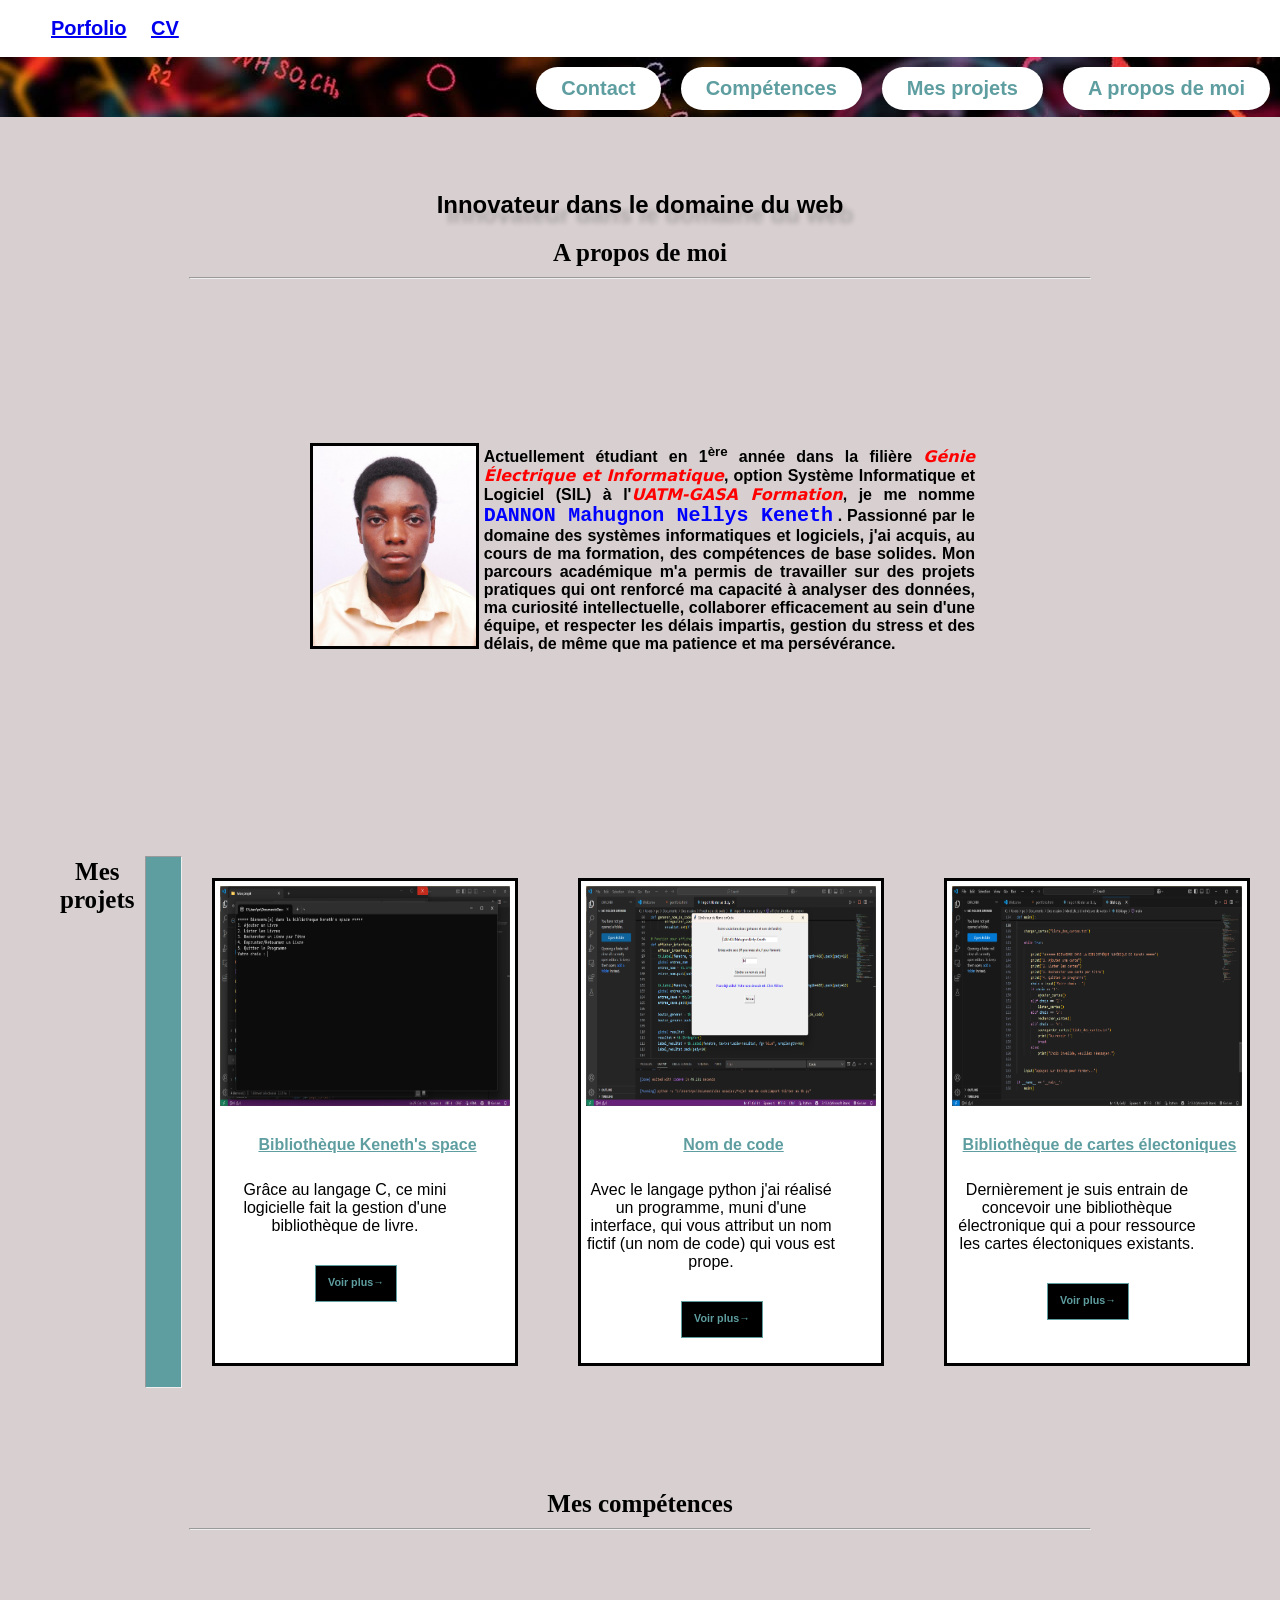
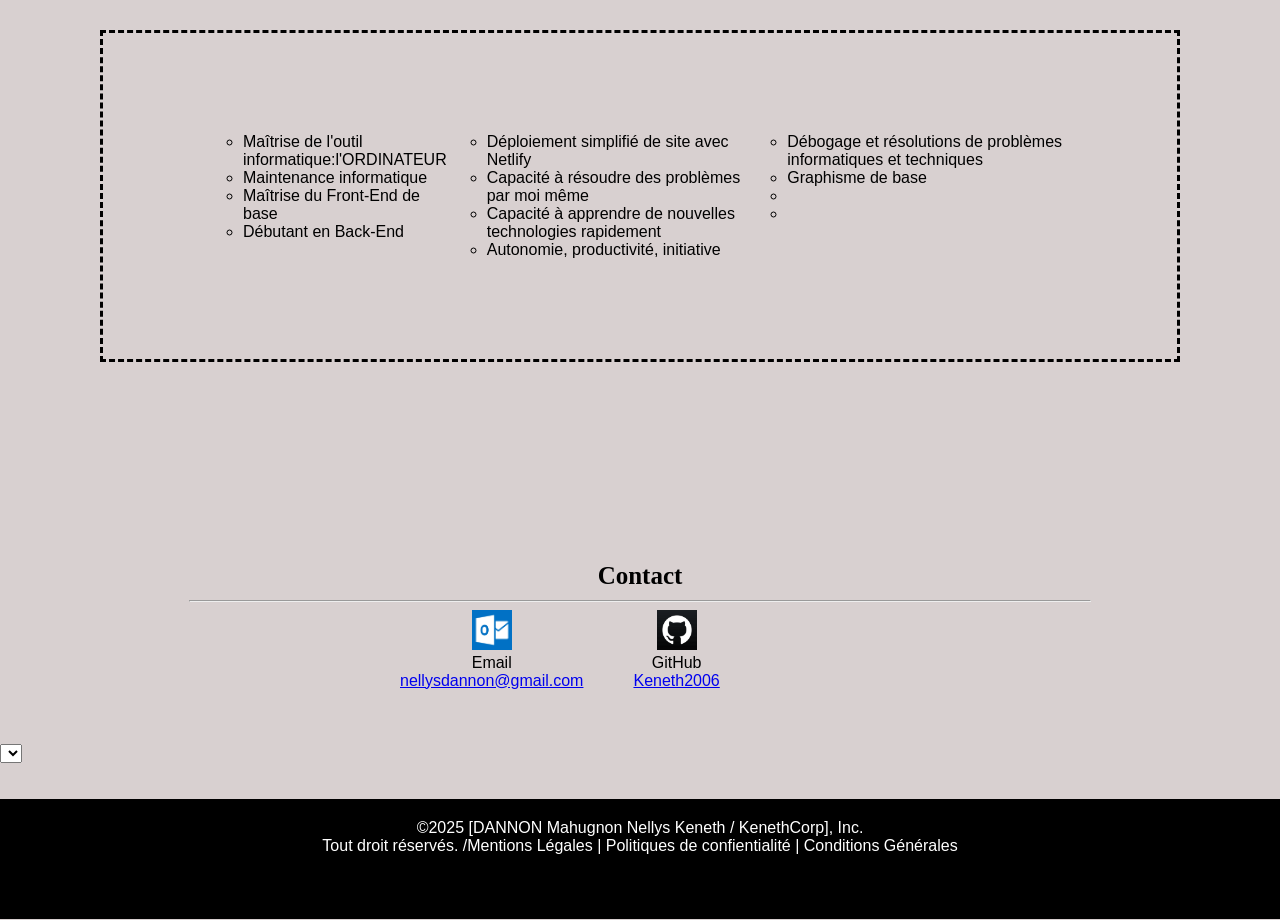
<file: AncienneVersion/index.html>
<!DOCTYPE html>
<html lang="en">
<head>
    <meta charset="UTF-8">
    <meta name="viewport" content="width=device-width, initial-scale=1.0">
    <title>Porfolio Keneth</title>
    <link rel="stylesheet" href="portfolio.css">
</head>
<body>
    <nav id="nav_prim">
        <ol>
            <li id="entete_documents"><a href="index.html">Porfolio</a></li>
            <li id="entete_documents"><a href="cv.html">CV</a></li>
        </ol>
    </nav>
    <nav id="nav_sec">
        <a class="nav" href="#1">A propos de moi</a>
        <a class="nav" href="#2">Mes projets</a>
        <a class="nav" href="#3">Compétences</a>
        <a class="nav" href="#page_contact">Contact</a>
        
    </nav>
    <section class="section1">
    <br id="1"><br><br>
    <header>
        <h1 id="page_informations">Innovateur dans le domaine du web</h1>
    </header>
        <span id="propos">
            <h5 id="h">A propos de moi </h5><hr>
            <br><br>
            <div class="moi">
                <img class="auteur" src="20250402093921249.jpg" alt="Une photo de l'auteur">
                <p class="info">
                    Actuellement étudiant en 1<sup>ère</sup> année dans la filière <em>Génie Électrique et Informatique</em>, option Système Informatique et Logiciel (SIL) à l'<em>UATM-GASA Formation</em>, je me nomme <kbd> DANNON Mahugnon Nellys Keneth</kbd> . Passionné par le domaine des systèmes informatiques et logiciels, j'ai acquis, au cours de ma formation, des compétences de base solides. Mon parcours académique m'a permis de travailler sur des projets pratiques qui ont renforcé ma capacité à analyser des données, ma curiosité intellectuelle, collaborer efficacement au sein d'une équipe, et respecter les délais impartis, gestion du stress et des délais, de même que ma patience et ma persévérance.
                </p>
            </div>
        </span>
    </section>
    <section class="section2">
        <br><br>
    
        <br id="2"><br><br>
        <span id="page_projets">
        <h5 id="h">Mes projets</h5><hr>
        
            <div class="projet_1">
                <img class="img1" src="projet_1.png" alt="">
                <h4>Bibliothèque Keneth's space</h4>
                <p class="description_projets">Grâce au langage C, ce mini logicielle fait la gestion d'une bibliothèque de livre.</p>
                <a class="voir" href="https://github.com/Keneth2006/Bibliotheque"><h6>Voir plus→</h6></a>
            </div>
            <div class="projet_1">
                <img class="img1" src="projet_2.png" alt="">
                <h4>Nom de code</h4>
                <p class="description_projets">Avec le langage python j'ai réalisé un programme, muni d'une interface, qui vous attribut un nom fictif (un nom de code) qui vous est prope.</p>
                <a class="voir" href="https://github.com/"><h6>Voir plus→</h6></a>
            </div>
            <div class="projet_1">
                <img class="img1" src="projet_3.png" alt="">
                <h4>Bibliothèque de cartes électoniques</h4>
                <p class="description_projets">Dernièrement je suis entrain de concevoir une bibliothèque électronique qui a pour ressource les cartes électoniques existants.</p>
                <a class="voir" href="https://github.com/"><h6>Voir plus→</h6></a>
            </div>
        </span>
    </section>
    <section class="section3">
        <br id="3"><br><br>
    
        <span id="page_compétences">
            <h5 id="h">Mes compétences</h5><hr>
            <ul class="ul">
                <ul class="ul1">
                    <li>Maîtrise de l'outil informatique:l'ORDINATEUR</li>
                    <li>Maintenance informatique</li>
                    <li>Maîtrise du Front-End de base</li>
                    <li>Débutant en Back-End</li>
                </ul>
                <ul class="ul2">
                    <li>Déploiement simplifié de site avec Netlify</li>
                    <li>Capacité à résoudre des problèmes par moi même</li>
                    <li>Capacité à apprendre de nouvelles technologies rapidement</li>
                    <li>Autonomie, productivité, initiative</li>
                </ul>
                <ul class="ul3">
                    <li>Débogage et résolutions de problèmes informatiques et techniques</li>
                    <li>Graphisme de base</li>
                    <li></li>   
                    <li></li>     
                </ul>
            </ul>
        </span>
    </section>
    <section class="section4">
    <span id="page_contact">
        <h5 id="h">Contact</h5><hr>
        <div class="contact">
            <div class="mail">
                <img class="ico" src="1749584724281.jpg" alt="" srcset=""><br>
                Email <br> <a id="contact" href="nellysdannon@gmail.com">nellysdannon@gmail.com</a>
            </div>
            <div class="git">
                <img class="ico" src="GitHub.ico" alt="" srcset=""><br>
                GitHub <br> <a id="contact" href="https://github.com/Keneth2006">Keneth2006</a>
            </div>
        </div>
    </span>
    </section>
    
        <!-- <form action="#page_informations">
            <h1>Formulaire de Contact</h1><br><br><br>
            <label for="nom">Nom</label><br>
            <input type="text" id="nom" name="nom" placeholder="Saisir votre nom" required/><br><br>
            <label for="email">Email</label><br>
            <input type="email" id="email" name="email" placeholder="Entrez votre adresse email" required><br><br>
            <label for="sujet">Sujet</label><br>
            <input type="text" id="sujet" name="sujet" placeholder="Pourquoi voulez-vous nous contactez ?" /><br><br>
            <label for="message">Messages</label><br>
            <textarea name="messages" id="messages" placeholder="Entrez votre message ici" required></textarea><br><br>
            <button type="submit">Envoyer</button>
        </form> -->
    <br><br><br>
    
    <!-- ========== PORTFOLIO PORTRAIT ========== -->
    <div id="portfolio-portrait">
        <section class="portrait-section">
            <div class="portrait-header">
                <h1>KENETH</h1>
                <p class="portrait-subtitle">Développeur Web & Informatique</p>
            </div>
            
            <div class="portrait-card">
                <img src="20250402093921249.jpg" alt="Keneth" class="portrait-photo">
                <h2>À propos de moi</h2>
                <p>Étudiant passionné en Génie Électrique et Informatique, spécialisé en Système Informatique et Logiciel.</p>
            </div>
            
            <div class="portrait-card">
                <h2>🎯 Mes Projets</h2>
                <div class="portrait-project">
                    <h3>• Bibliothèque Keneth's space</h3>
                    <p>Gestion de bibliothèque en C</p>
                </div>
                <div class="portrait-project">
                    <h3>• Nom de code</h3>
                    <p>Générateur de noms en Python</p>
                </div>
                <div class="portrait-project">
                    <h3>• Cartes Électoniques</h3>
                    <p>Bibliothèque électronique</p>
                </div>
            </div>
            
            <div class="portrait-card">
                <h2>💡 Compétences</h2>
                <p>✓ Front-End Web</p>
                <p>✓ Programmation C & Python</p>
                <p>✓ Maintenance Informatique</p>
                <p>✓ Déploiement avec Netlify</p>
            </div>
            
            <div class="portrait-card contact-portrait">
                <h2>📞 Contact</h2>
                <p><strong>Email:</strong> nellysdannon@gmail.com</p>
                <p><strong>GitHub:</strong> <a href="https://github.com/Keneth2006">Keneth2006</a></p>
            </div>
        </section>
    </div>
    <select name="" id="">
        <option ></option>
    </select>
    <br><br><br>
    <footer>
        ©2025 [DANNON Mahugnon Nellys Keneth / KenethCorp], Inc. <br>Tout droit réservés.
        /Mentions Légales | Politiques de confientialité | Conditions Générales        
    </footer>
</body>
</html>
</file>
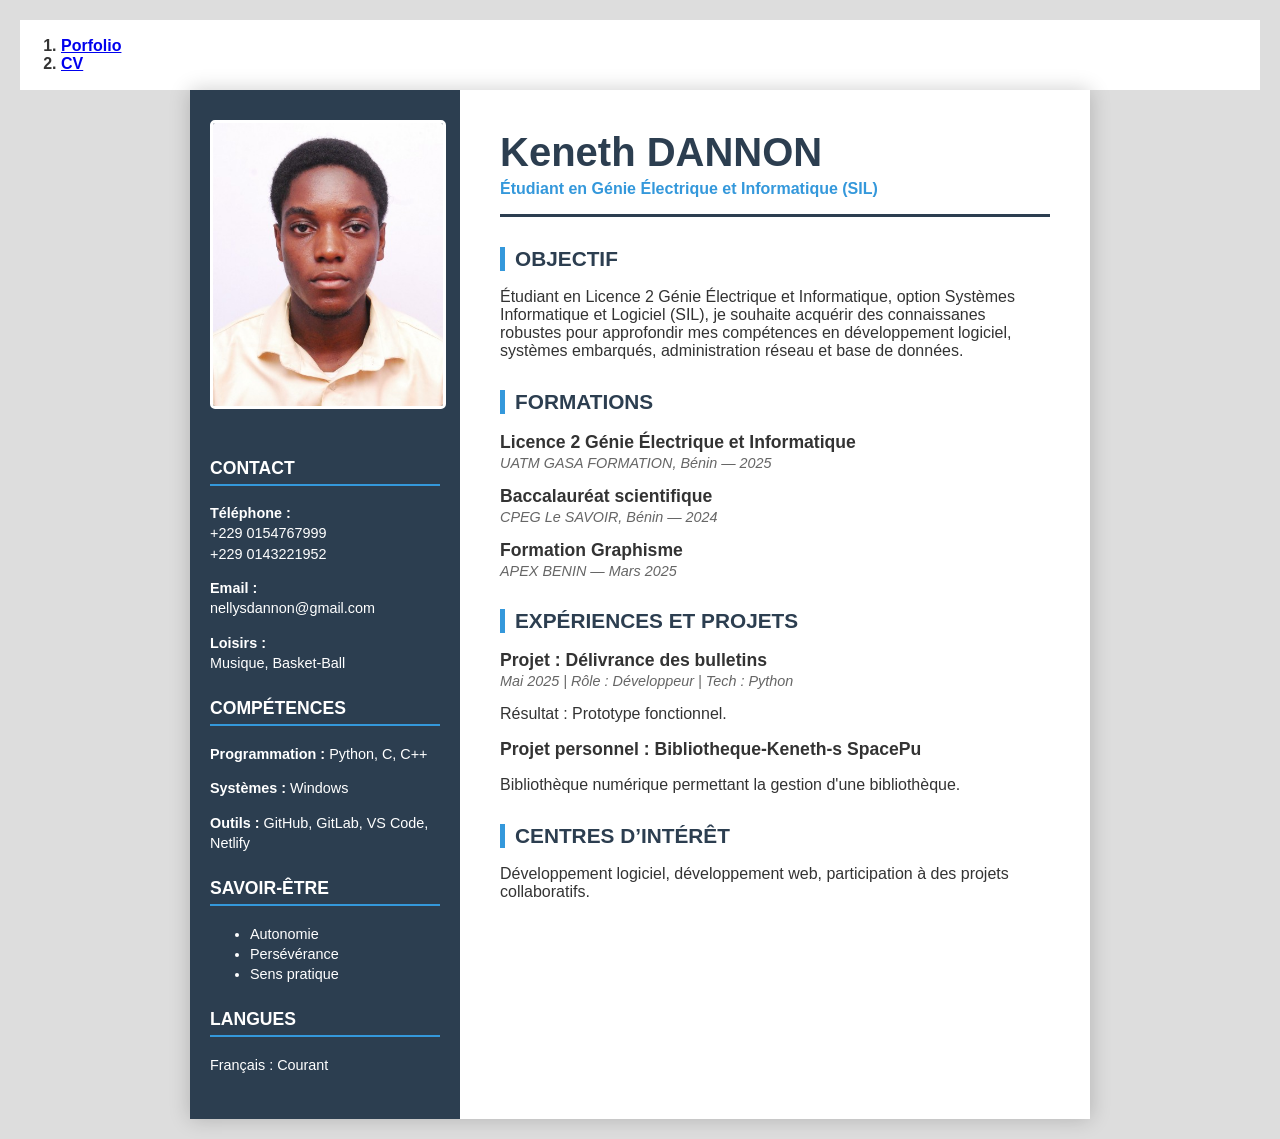
<file: cv.html>
<!DOCTYPE html>
<html lang="fr">
<head>
    <meta charset="UTF-8">
    <meta name="viewport" content="width=device-width, initial-scale=1.0">
    <title>CV - Keneth DANNON</title>
    <link rel="stylesheet" href="cv.css">
</head>
<body>
    <nav id="nav_prim">
        <ol>
            <li id="entete_documents"><a href="index.html">Porfolio</a></li>
            <li id="entete_documents"><a href="cv.html">CV</a></li>
        </ol>
    </nav>
    <div class="cv-container">
        <aside class="sidebar">
            <div class="profile-img">
                <img src="20250402093921249.jpg" alt="Photo de Keneth DANNON">
            </div>
            
            <section class="contact">
                <h3>CONTACT</h3>
                <p><strong>Téléphone :</strong><br> +229 0154767999<br> +229 0143221952</p>
                <p><strong>Email :</strong><br> nellysdannon@gmail.com</p>
                <p><strong>Loisirs :</strong><br> Musique, Basket-Ball</p>
            </section>

            <section class="skills">
                <h3>COMPÉTENCES</h3>
                <p><strong>Programmation :</strong> Python, C, C++</p>
                <p><strong>Systèmes :</strong> Windows</p>
                <p><strong>Outils :</strong> GitHub, GitLab, VS Code, Netlify</p>
            </section>

            <section class="soft-skills">
                <h3>SAVOIR-ÊTRE</h3>
                <ul>
                    <li>Autonomie</li>
                    <li>Persévérance</li>
                    <li>Sens pratique</li>
                </ul>
            </section>

            <section class="languages">
                <h3>LANGUES</h3>
                <p>Français : Courant</p>
            </section>
        </aside>

        <main class="main-content">
            <header>
                <h1>Keneth DANNON</h1>
                <p class="subtitle">Étudiant en Génie Électrique et Informatique (SIL)</p>
            </header>

            <section>
                <h2>OBJECTIF</h2>
                <p>Étudiant en Licence 2 Génie Électrique et Informatique, option Systèmes Informatique et Logiciel (SIL), je souhaite acquérir des connaissanes robustes pour approfondir mes compétences en développement logiciel, systèmes embarqués, administration réseau et base de données.</p>
            </section>

            <section>
                <h2>FORMATIONS</h2>
                <div class="item">
                    <h3>Licence 2 Génie Électrique et Informatique</h3>
                    <p class="meta">UATM GASA FORMATION, Bénin — 2025</p>
                </div>
                <div class="item">
                    <h3>Baccalauréat scientifique</h3>
                    <p class="meta">CPEG Le SAVOIR, Bénin — 2024</p>
                </div>
                <div class="item">
                    <h3>Formation Graphisme</h3>
                    <p class="meta">APEX BENIN — Mars 2025</p>
                </div>
            </section>

            <section>
                <h2>EXPÉRIENCES ET PROJETS</h2>
                <div class="item">
                    <h3>Projet : Délivrance des bulletins</h3>
                    <p class="meta">Mai 2025 | Rôle : Développeur | Tech : Python</p>
                    <p>Résultat : Prototype fonctionnel.</p>
                </div>
                <div class="item">
                    <h3>Projet personnel : Bibliotheque-Keneth-s SpacePu</h3>
                    <p>Bibliothèque numérique permettant la gestion d'une bibliothèque.</p>
                </div>
            </section>

            <section>
                <h2>CENTRES D’INTÉRÊT</h2>
                <p>Développement logiciel, développement web, participation à des projets collaboratifs.</p>
            </section>
        </main>
    </div>
</body>
</html>
</file>
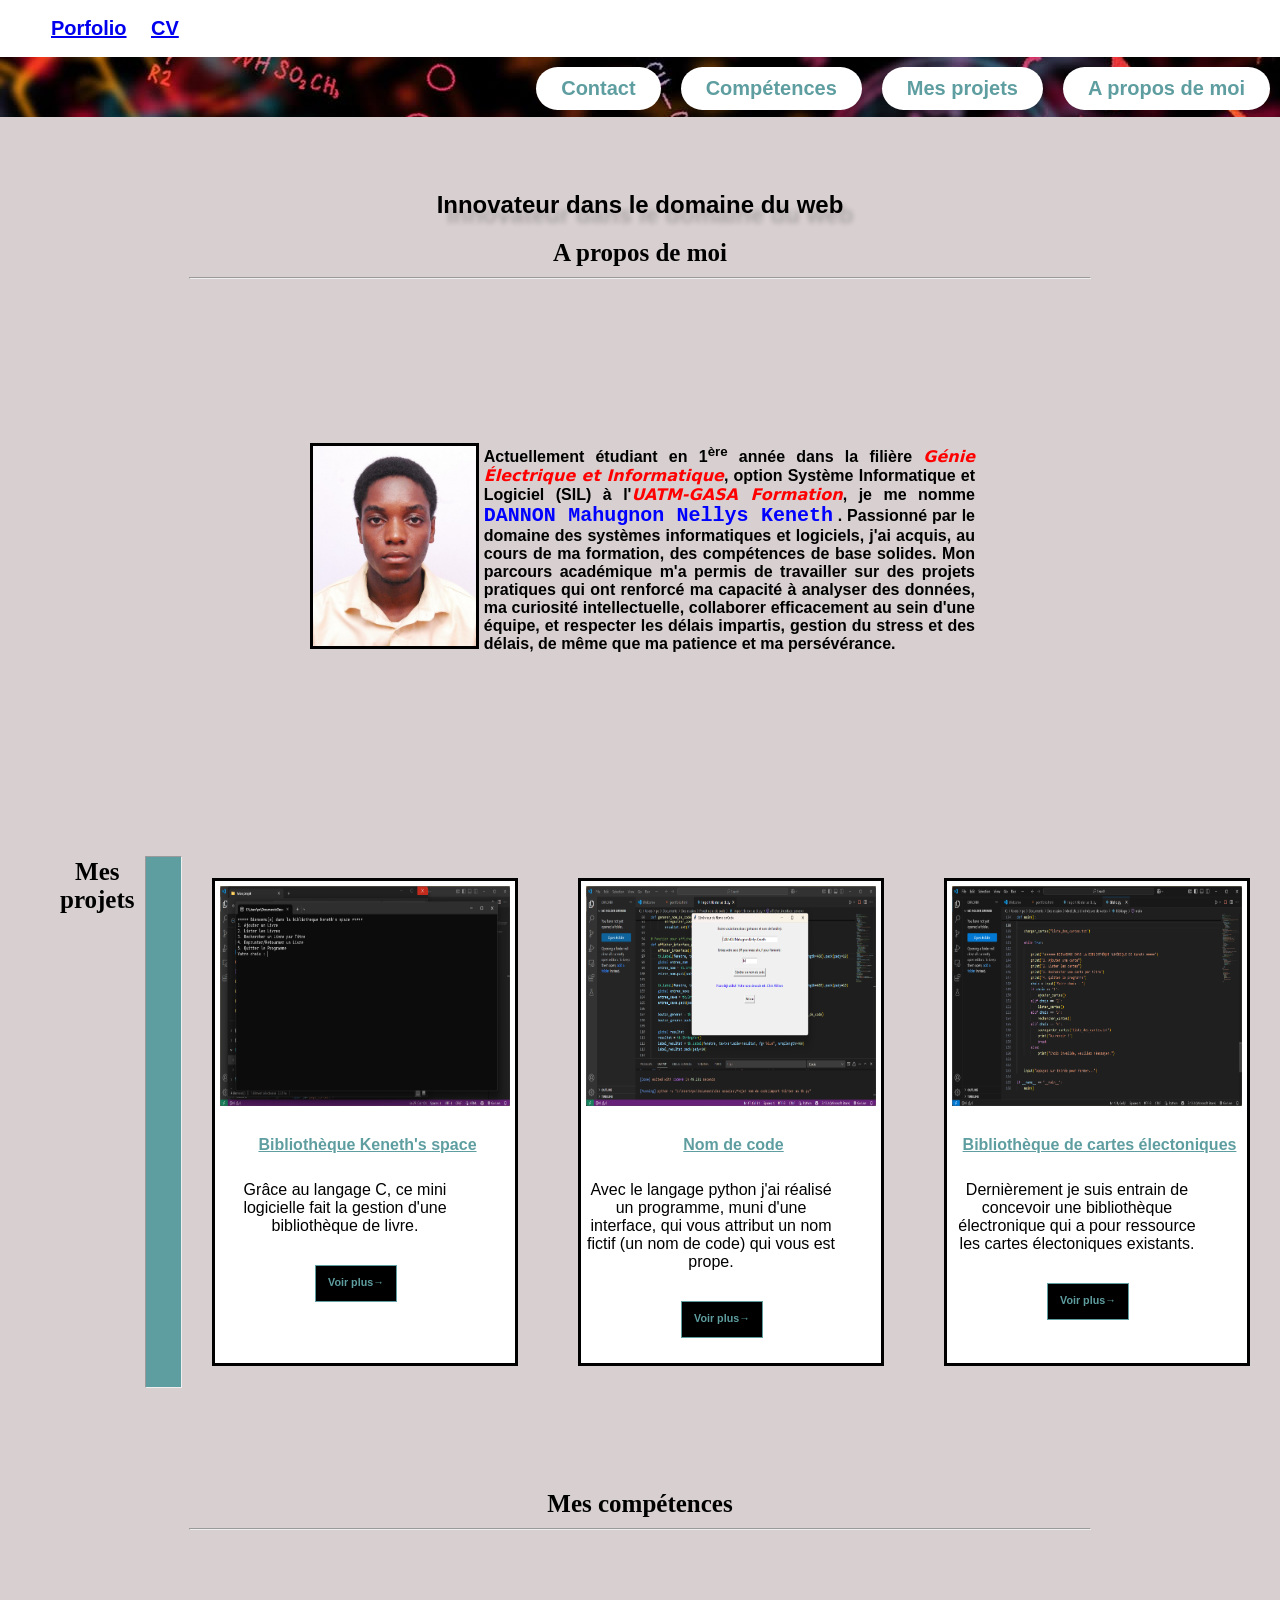
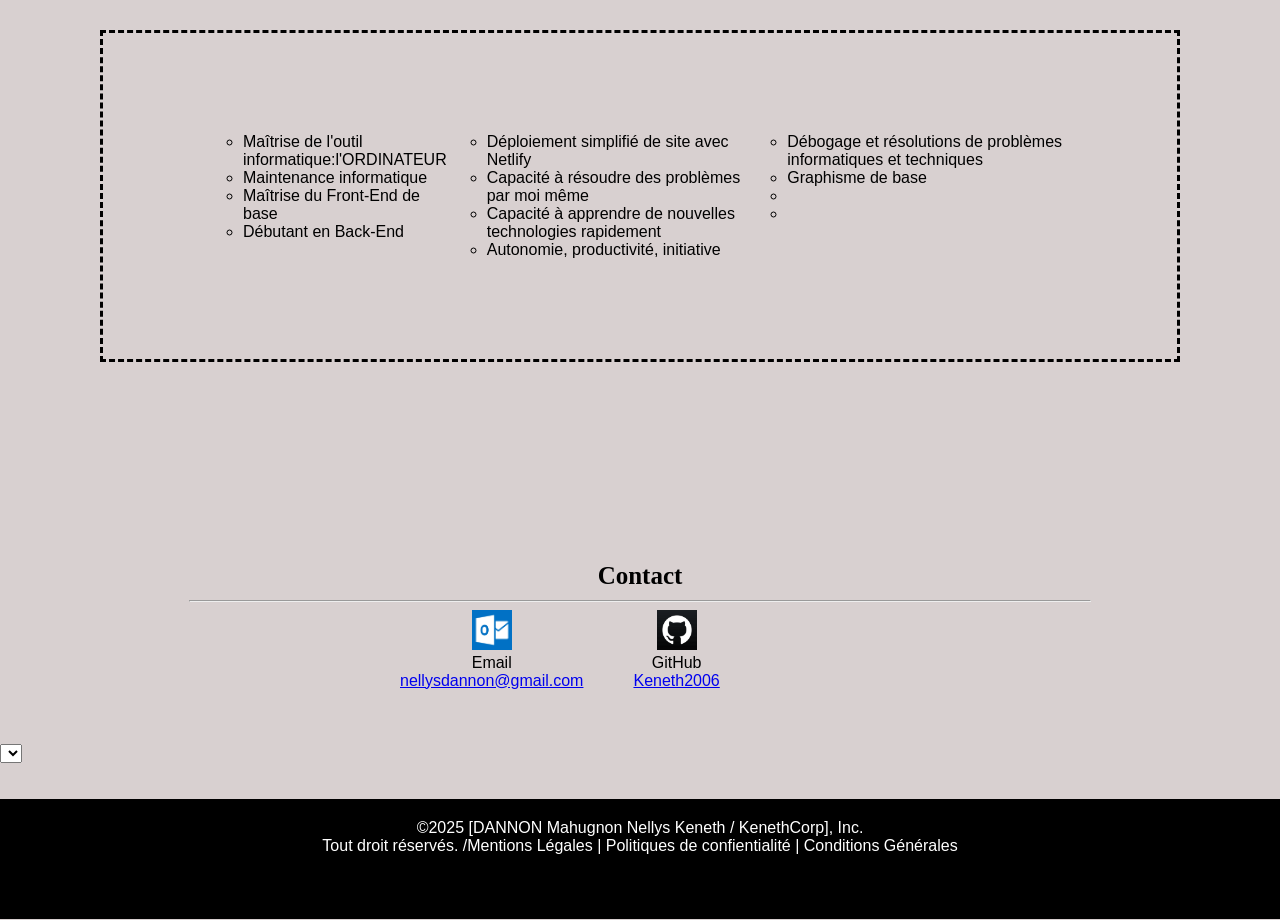
<file: portfolio.html>
<!DOCTYPE html>
<html lang="en">
<head>
    <meta charset="UTF-8">
    <meta name="viewport" content="width=device-width, initial-scale=1.0">
    <title>Porfolio Keneth</title>
    <link rel="stylesheet" href="portfolio.css">
</head>
<body>
    <nav id="nav_prim">
        <ol>
            <li id="entete_documents"><a href="portfolio.html">Porfolio</a></li>
            <li id="entete_documents"><a href="cv.html">CV</a></li>
        </ol>
    </nav>
    <nav id="nav_sec">
        <a class="nav" href="#1">A propos de moi</a>
        <a class="nav" href="#2">Mes projets</a>
        <a class="nav" href="#3">Compétences</a>
        <a class="nav" href="#page_contact">Contact</a>
        
    </nav>
    <section class="section1">
    <br id="1"><br><br>
    <header>
        <h1 id="page_informations">Innovateur dans le domaine du web</h1>
    </header>
        <span id="propos">
            <h5 id="h">A propos de moi </h5><hr>
            <br><br>
            <div class="moi">
                <img class="auteur" src="20250402093921249.jpg" alt="Une photo de l'auteur">
                <p class="info">
                    Actuellement étudiant en 1<sup>ère</sup> année dans la filière <em>Génie Électrique et Informatique</em>, option Système Informatique et Logiciel (SIL) à l'<em>UATM-GASA Formation</em>, je me nomme <kbd> DANNON Mahugnon Nellys Keneth</kbd> . Passionné par le domaine des systèmes informatiques et logiciels, j'ai acquis, au cours de ma formation, des compétences de base solides. Mon parcours académique m'a permis de travailler sur des projets pratiques qui ont renforcé ma capacité à analyser des données, ma curiosité intellectuelle, collaborer efficacement au sein d'une équipe, et respecter les délais impartis, gestion du stress et des délais, de même que ma patience et ma persévérance.
                </p>
            </div>
        </span>
    </section>
    <section class="section2">
        <br><br>
    
        <br id="2"><br><br>
        <span id="page_projets">
        <h5 id="h">Mes projets</h5><hr>
        
            <div class="projet_1">
                <img class="img1" src="projet_1.png" alt="">
                <h4>Bibliothèque Keneth's space</h4>
                <p class="description_projets">Grâce au langage C, ce mini logicielle fait la gestion d'une bibliothèque de livre.</p>
                <a class="voir" href="https://github.com/Keneth2006/Bibliotheque"><h6>Voir plus→</h6></a>
            </div>
            <div class="projet_1">
                <img class="img1" src="projet_2.png" alt="">
                <h4>Nom de code</h4>
                <p class="description_projets">Avec le langage python j'ai réalisé un programme, muni d'une interface, qui vous attribut un nom fictif (un nom de code) qui vous est prope.</p>
                <a class="voir" href="https://github.com/"><h6>Voir plus→</h6></a>
            </div>
            <div class="projet_1">
                <img class="img1" src="projet_3.png" alt="">
                <h4>Bibliothèque de cartes électoniques</h4>
                <p class="description_projets">Dernièrement je suis entrain de concevoir une bibliothèque électronique qui a pour ressource les cartes électoniques existants.</p>
                <a class="voir" href="https://github.com/"><h6>Voir plus→</h6></a>
            </div>
        </span>
    </section>
    <section class="section3">
        <br id="3"><br><br>
    
        <span id="page_compétences">
            <h5 id="h">Mes compétences</h5><hr>
            <ul class="ul">
                <ul class="ul1">
                    <li>Maîtrise de l'outil informatique:l'ORDINATEUR</li>
                    <li>Maintenance informatique</li>
                    <li>Maîtrise du Front-End de base</li>
                    <li>Débutant en Back-End</li>
                </ul>
                <ul class="ul2">
                    <li>Déploiement simplifié de site avec Netlify</li>
                    <li>Capacité à résoudre des problèmes par moi même</li>
                    <li>Capacité à apprendre de nouvelles technologies rapidement</li>
                    <li>Autonomie, productivité, initiative</li>
                </ul>
                <ul class="ul3">
                    <li>Débogage et résolutions de problèmes informatiques et techniques</li>
                    <li>Graphisme de base</li>
                    <li></li>   
                    <li></li>     
                </ul>
            </ul>
        </span>
    </section>
    <section class="section4">
    <span id="page_contact">
        <h5 id="h">Contact</h5><hr>
        <div class="contact">
            <div class="mail">
                <img class="ico" src="1749584724281.jpg" alt="" srcset=""><br>
                Email <br> <a id="contact" href="nellysdannon@gmail.com">nellysdannon@gmail.com</a>
            </div>
            <div class="git">
                <img class="ico" src="GitHub.ico" alt="" srcset=""><br>
                GitHub <br> <a id="contact" href="https://github.com/Keneth2006">Keneth2006</a>
            </div>
        </div>
    </span>
    </section>
    
        <!-- <form action="#page_informations">
            <h1>Formulaire de Contact</h1><br><br><br>
            <label for="nom">Nom</label><br>
            <input type="text" id="nom" name="nom" placeholder="Saisir votre nom" required/><br><br>
            <label for="email">Email</label><br>
            <input type="email" id="email" name="email" placeholder="Entrez votre adresse email" required><br><br>
            <label for="sujet">Sujet</label><br>
            <input type="text" id="sujet" name="sujet" placeholder="Pourquoi voulez-vous nous contactez ?" /><br><br>
            <label for="message">Messages</label><br>
            <textarea name="messages" id="messages" placeholder="Entrez votre message ici" required></textarea><br><br>
            <button type="submit">Envoyer</button>
        </form> -->
    <br><br><br>
    
    <!-- ========== PORTFOLIO PORTRAIT ========== -->
    <div id="portfolio-portrait">
        <section class="portrait-section">
            <div class="portrait-header">
                <h1>KENETH</h1>
                <p class="portrait-subtitle">Développeur Web & Informatique</p>
            </div>
            
            <div class="portrait-card">
                <img src="20250402093921249.jpg" alt="Keneth" class="portrait-photo">
                <h2>À propos de moi</h2>
                <p>Étudiant passionné en Génie Électrique et Informatique, spécialisé en Système Informatique et Logiciel.</p>
            </div>
            
            <div class="portrait-card">
                <h2>🎯 Mes Projets</h2>
                <div class="portrait-project">
                    <h3>• Bibliothèque Keneth's space</h3>
                    <p>Gestion de bibliothèque en C</p>
                </div>
                <div class="portrait-project">
                    <h3>• Nom de code</h3>
                    <p>Générateur de noms en Python</p>
                </div>
                <div class="portrait-project">
                    <h3>• Cartes Électoniques</h3>
                    <p>Bibliothèque électronique</p>
                </div>
            </div>
            
            <div class="portrait-card">
                <h2>💡 Compétences</h2>
                <p>✓ Front-End Web</p>
                <p>✓ Programmation C & Python</p>
                <p>✓ Maintenance Informatique</p>
                <p>✓ Déploiement avec Netlify</p>
            </div>
            
            <div class="portrait-card contact-portrait">
                <h2>📞 Contact</h2>
                <p><strong>Email:</strong> nellysdannon@gmail.com</p>
                <p><strong>GitHub:</strong> <a href="https://github.com/Keneth2006">Keneth2006</a></p>
            </div>
        </section>
    </div>
    <select name="" id="">
        <option ></option>
    </select>
    <br><br><br>
    <footer>
        ©2025 [DANNON Mahugnon Nellys Keneth / KenethCorp], Inc. <br>Tout droit réservés.
        /Mentions Légales | Politiques de confientialité | Conditions Générales        
    </footer>
</body>
</html>
</file>
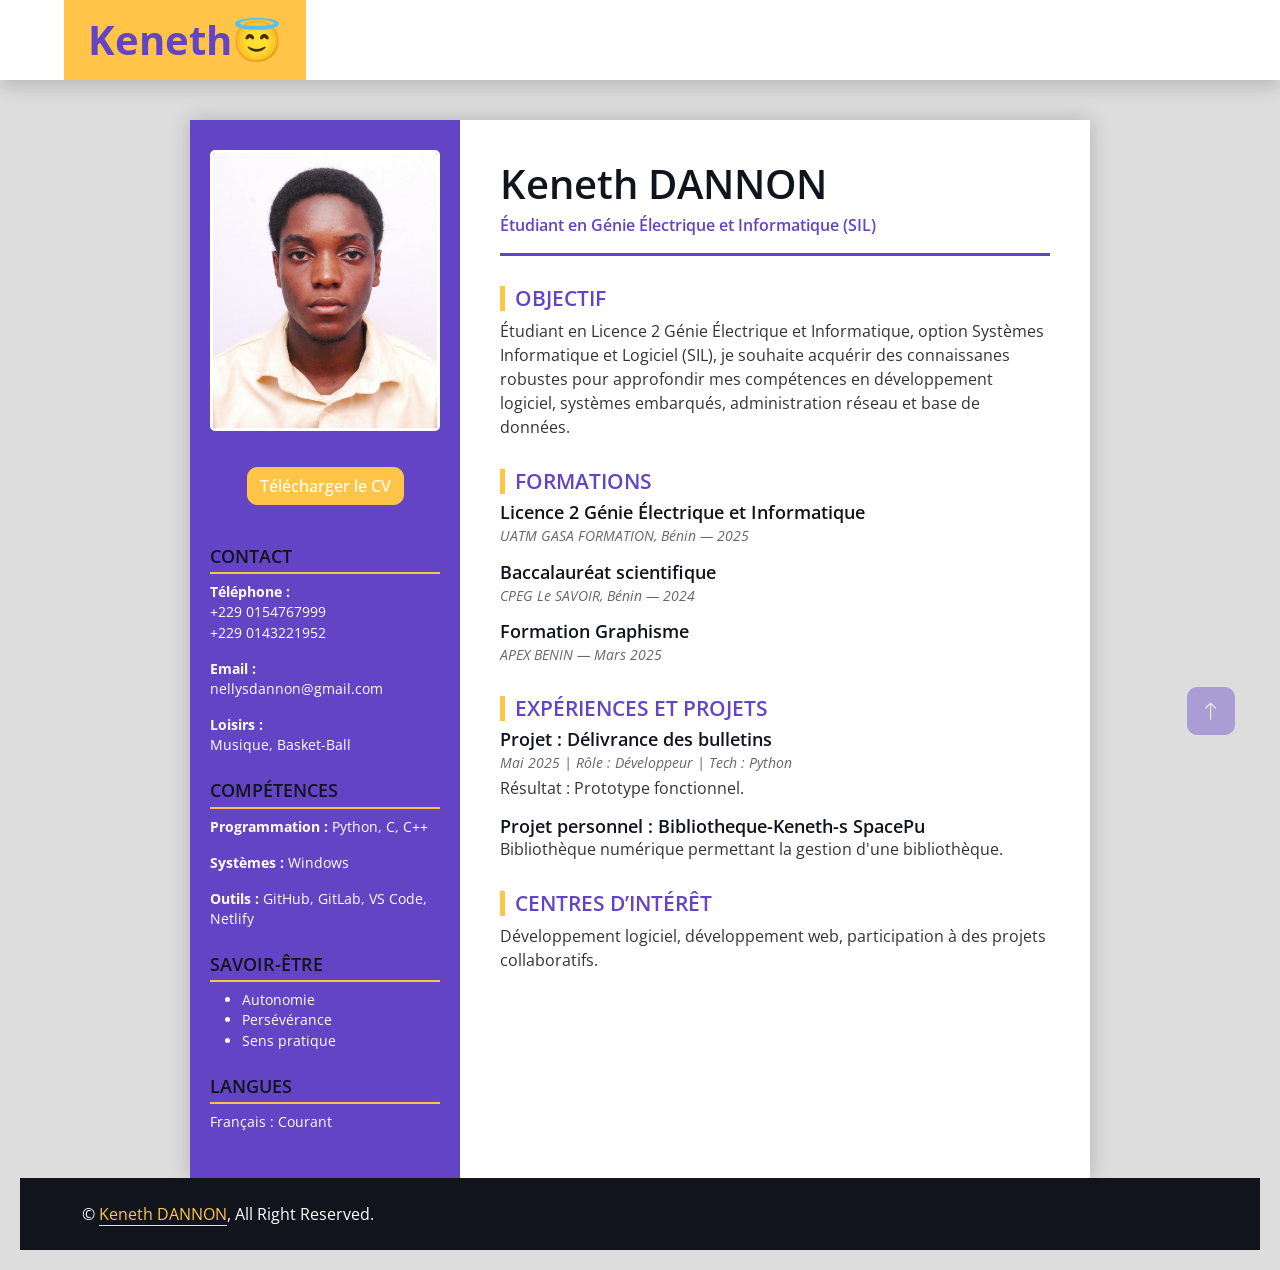
<file: CV/cv.html>
<!doctype html>
<html lang="fr">
  <head>
    <meta charset="utf-8" />
    <title>CV - Keneth DANNON</title>
    <meta content="width=device-width, initial-scale=1.0" name="viewport" />
    <meta content="" name="keywords" />
    <meta content="" name="description" />

    <!-- Favicon -->
    <link href="../img/favicon.ico" rel="icon" />

    <!-- Google Web Fonts -->
    <link rel="preconnect" href="https://fonts.googleapis.com" />
    <link rel="preconnect" href="https://fonts.gstatic.com" crossorigin />
    <link
      href="https://fonts.googleapis.com/css2?family=Open+Sans:wght@400;500;600;700;800&display=swap"
      rel="stylesheet"
    />

    <!-- Icon Font Stylesheet -->
    <link
      href="https://cdnjs.cloudflare.com/ajax/libs/font-awesome/5.10.0/css/all.min.css"
      rel="stylesheet"
    />
    <link
      href="https://cdn.jsdelivr.net/npm/bootstrap-icons@1.4.1/font/bootstrap-icons.css"
      rel="stylesheet"
    />

    <!-- Libraries Stylesheet -->
    <link href="../lib/animate/animate.min.css" rel="stylesheet" />
    <link href="../lib/lightbox/css/lightbox.min.css" rel="stylesheet" />
    <link
      href="../lib/owlcarousel/assets/owl.carousel.min.css"
      rel="stylesheet"
    />

    <!-- Customized Bootstrap Stylesheet -->
    <link href="../css/bootstrap.min.css" rel="stylesheet" />

    <!-- Template Stylesheet -->
    <link href="../css/style.css" rel="stylesheet" />

    <!-- Custom CV Stylesheet -->
    <link rel="stylesheet" href="cv.css" />
    <style>
      @media print {
        body {
          padding: 0;
          margin: 0;
        }
        .navbar,
        .copyright,
        .back-to-top,
        #download-cv-wrapper {
          display: none !important;
        }
        .cv-container {
          margin-top: 0;
        }
      }
    </style>
  </head>
  <body data-bs-spy="scroll" data-bs-target=".navbar" data-bs-offset="51">
    <!-- Spinner Start -->
    <div
      id="spinner"
      class="show bg-white position-fixed translate-middle w-100 vh-100 top-50 start-50 d-flex align-items-center justify-content-center"
    >
      <div
        class="spinner-border text-primary"
        style="width: 3rem; height: 3rem"
        role="status"
      >
        <span class="sr-only">Loading...</span>
      </div>
    </div>
    <!-- Spinner End -->

    <!-- Navbar Start -->
    <nav
      class="navbar navbar-expand-lg bg-white navbar-light fixed-top shadow py-lg-0 px-4 px-lg-5 wow fadeIn"
      data-wow-delay="0.1s"
    >
      <a href="../index.html" class="navbar-brand d-block d-lg-none">
        <h1 class="text-primary fw-bold m-0">ProMan</h1>
      </a>
      <button
        type="button"
        class="navbar-toggler"
        data-bs-toggle="collapse"
        data-bs-target="#navbarCollapse"
      >
        <span class="navbar-toggler-icon"></span>
      </button>
      <div
        class="collapse navbar-collapse justify-content-between py-4 py-lg-0"
        id="navbarCollapse"
      >
        <a
          href="../index.html"
          class="navbar-brand bg-secondary py-3 px-4 mx-3 d-none d-lg-block"
        >
          <h1 class="text-primary fw-bold m-0">Keneth😇️</h1>
        </a>
      </div>
    </nav>
    <!-- Navbar End -->
    <div class="cv-container">
      <aside class="sidebar">
        <div class="profile-img">
          <img
            src="../img/20250402093921249.jpg"
            alt="Photo de Keneth DANNON"
          />
        </div>
        <div id="download-cv-wrapper" class="text-center py-3">
          <a href="#" id="download-cv-btn" class="btn btn-secondary"
            >Télécharger le CV</a
          >
        </div>

        <section class="contact">
          <h3>CONTACT</h3>
          <p>
            <strong>Téléphone :</strong><br />
            +229 0154767999<br />
            +229 0143221952
          </p>
          <p>
            <strong>Email :</strong><br />
            nellysdannon@gmail.com
          </p>
          <p>
            <strong>Loisirs :</strong><br />
            Musique, Basket-Ball
          </p>
        </section>

        <section class="skills">
          <h3>COMPÉTENCES</h3>
          <p><strong>Programmation :</strong> Python, C, C++</p>
          <p><strong>Systèmes :</strong> Windows</p>
          <p><strong>Outils :</strong> GitHub, GitLab, VS Code, Netlify</p>
        </section>

        <section class="soft-skills">
          <h3>SAVOIR-ÊTRE</h3>
          <ul>
            <li>Autonomie</li>
            <li>Persévérance</li>
            <li>Sens pratique</li>
          </ul>
        </section>

        <section class="languages">
          <h3>LANGUES</h3>
          <p>Français : Courant</p>
        </section>
      </aside>

      <main class="main-content">
        <header>
          <h1>Keneth DANNON</h1>
          <p class="subtitle">
            Étudiant en Génie Électrique et Informatique (SIL)
          </p>
        </header>

        <section>
          <h2>OBJECTIF</h2>
          <p>
            Étudiant en Licence 2 Génie Électrique et Informatique, option
            Systèmes Informatique et Logiciel (SIL), je souhaite acquérir des
            connaissanes robustes pour approfondir mes compétences en
            développement logiciel, systèmes embarqués, administration réseau et
            base de données.
          </p>
        </section>

        <section>
          <h2>FORMATIONS</h2>
          <div class="item">
            <h3>Licence 2 Génie Électrique et Informatique</h3>
            <p class="meta">UATM GASA FORMATION, Bénin — 2025</p>
          </div>
          <div class="item">
            <h3>Baccalauréat scientifique</h3>
            <p class="meta">CPEG Le SAVOIR, Bénin — 2024</p>
          </div>
          <div class="item">
            <h3>Formation Graphisme</h3>
            <p class="meta">APEX BENIN — Mars 2025</p>
          </div>
        </section>

        <section>
          <h2>EXPÉRIENCES ET PROJETS</h2>
          <div class="item">
            <h3>Projet : Délivrance des bulletins</h3>
            <p class="meta">Mai 2025 | Rôle : Développeur | Tech : Python</p>
            <p>Résultat : Prototype fonctionnel.</p>
          </div>
          <div class="item">
            <h3>Projet personnel : Bibliotheque-Keneth-s SpacePu</h3>
            <p>
              Bibliothèque numérique permettant la gestion d'une bibliothèque.
            </p>
          </div>
        </section>

        <section>
          <h2>CENTRES D’INTÉRÊT</h2>
          <p>
            Développement logiciel, développement web, participation à des
            projets collaboratifs.
          </p>
        </section>
      </main>
    </div>

    <!-- Copyright Start -->
    <div class="container-fluid bg-dark text-white py-4">
      <div class="container">
        <div class="row">
          <div class="col-md-6 text-center text-md-start mb-3 mb-md-0">
            &copy;
            <a class="border-bottom text-secondary" href="#">Keneth DANNON</a>,
            All Right Reserved.
          </div>
        </div>
      </div>
    </div>
    <!-- Copyright End -->

    <!-- Back to Top -->
    <a href="#" class="btn btn-lg btn-primary btn-lg-square back-to-top"
      ><i class="bi bi-arrow-up"></i
    ></a>

    <!-- JavaScript Libraries -->
    <script src="https://code.jquery.com/jquery-3.4.1.min.js"></script>
    <script src="https://cdn.jsdelivr.net/npm/bootstrap@5.0.0/dist/js/bootstrap.bundle.min.js"></script>
    <script src="../lib/wow/wow.min.js"></script>
    <script src="../lib/easing/easing.min.js"></script>
    <script src="../lib/waypoints/waypoints.min.js"></script>
    <script src="../lib/typed/typed.min.js"></script>
    <script src="../lib/counterup/counterup.min.js"></script>
    <script src="../lib/owlcarousel/owl.carousel.min.js"></script>
    <script src="../lib/isotope/isotope.pkgd.min.js"></script>
    <script src="../lib/lightbox/js/lightbox.min.js"></script>

    <!-- Template Javascript -->
    <script src="../js/main.js"></script>
    <script>
      document
        .getElementById("download-cv-btn")
        .addEventListener("click", function (e) {
          e.preventDefault();
          window.print();
        });
    </script>
  </body>
</html>
</file>
<file: css/style.css>
/********** Template CSS **********/
:root {
  --primary: #6244c5;
  --secondary: #ffc448;
  --light: #fafafb;
  --dark: #12141d;
}

.back-to-top {
  position: fixed;
  display: none;
  right: 45px;
  bottom: 45px;
  z-index: 99;
}

.my-6 {
  margin-top: 6rem;
  margin-bottom: 6rem;
}

.py-6 {
  padding-top: 6rem;
  padding-bottom: 6rem;
}

/*** Spinner ***/
#spinner {
  opacity: 0;
  visibility: hidden;
  transition:
    opacity 0.5s ease-out,
    visibility 0s linear 0.5s;
  z-index: 99999;
}

#spinner.show {
  transition:
    opacity 0.5s ease-out,
    visibility 0s linear 0s;
  visibility: visible;
  opacity: 1;
}

/*** Button ***/
.btn {
  font-weight: 500;
  transition: 0.5s;
}

.btn.btn-primary,
.btn.btn-secondary {
  color: #ffffff;
}

.btn-square {
  width: 38px;
  height: 38px;
}

.btn-sm-square {
  width: 32px;
  height: 32px;
}

.btn-lg-square {
  width: 48px;
  height: 48px;
}

.btn-square,
.btn-sm-square,
.btn-lg-square {
  padding: 0;
  display: flex;
  align-items: center;
  justify-content: center;
  font-weight: normal;
}

/*** Navbar ***/
.navbar .navbar-nav .nav-link {
  padding: 20px 15px;
  color: var(--dark);
  border-radius: 0.8rem;
  font-size: 18px;
  font-weight: 600;
  outline: none;
  transition: all 0.4s cubic-bezier(0.175, 0.885, 0.32, 1.275);
}

.navbar .navbar-nav .nav-link:hover,
.navbar .navbar-nav .nav-link.active {
  color: var(--primary);
  background-color: rgba(255, 255, 255, 0.5);
  box-shadow: inset -2px -2px 2px rgba(0, 0, 0, 0.1);
}

@media (max-width: 991.98px) {
  .navbar .navbar-nav .nav-link {
    padding: 10px 0;
  }
}

/*** Glass Effect for Navbar ***/
.liquidGlass-wrapper {
  position: relative;
  display: flex;
  z-index: 1000;
  width: 100%;
  overflow: hidden;
  border-radius: 1.8rem;
  box-shadow:
    0 6px 6px rgba(0, 0, 0, 0.2),
    0 0 20px rgba(0, 0, 0, 0.1);
  transition: all 0.6s cubic-bezier(0.25, 0.8, 0.25, 1.1);
}

/**.liquidGlass-effect {
  position: absolute;
  z-index: 0;
  inset: 0;
  backdrop-filter: blur(3px);
  filter: url(#glass-distortion);
  overflow: hidden;
  isolation: isolate;
  border-radius: inherit;
}**/

.liquidGlass-tint {
  z-index: 1;
  position: absolute;
  inset: 0;
  background: rgba(255, 255, 255, 0.25);
  border-radius: inherit;
}

.liquidGlass-shine {
  position: absolute;
  inset: 0;
  z-index: 2;
  overflow: hidden;
  box-shadow:
    inset 2px 2px 1px 0 rgba(255, 255, 255, 0.5),
    inset -1px -1px 1px 1px rgba(255, 255, 255, 0.5);
  border-radius: inherit;
}

.liquidGlass-text {
  z-index: 3;
  width: 100%;
}

/*** Header ***/
#home {
  margin-bottom: 6rem;
  background: url(../img/bg-header.png) left top no-repeat;
}

.typed-cursor {
  font-size: 30px;
  color: var(--dark);
}

.btn-play {
  position: relative;
  display: block;
  box-sizing: content-box;
  width: 16px;
  height: 26px;
  border-radius: 100%;
  border: none;
  outline: none !important;
  padding: 18px 20px 20px 28px;
  background: var(--primary);
}

.btn-play:before {
  content: "";
  position: absolute;
  z-index: 0;
  left: 50%;
  top: 50%;
  transform: translateX(-50%) translateY(-50%);
  display: block;
  width: 60px;
  height: 60px;
  background: var(--primary);
  border-radius: 100%;
  animation: pulse-border 1500ms ease-out infinite;
}

.btn-play:after {
  content: "";
  position: absolute;
  z-index: 1;
  left: 50%;
  top: 50%;
  transform: translateX(-50%) translateY(-50%);
  display: block;
  width: 60px;
  height: 60px;
  background: #ffffff;
  border-radius: 100%;
  transition: all 200ms;
}

.btn-play span {
  display: block;
  position: relative;
  z-index: 3;
  width: 0;
  height: 0;
  left: -1px;
  border-left: 16px solid var(--primary);
  border-top: 11px solid transparent;
  border-bottom: 11px solid transparent;
}

@keyframes pulse-border {
  0% {
    transform: translateX(-50%) translateY(-50%) translateZ(0) scale(1);
    opacity: 1;
  }

  100% {
    transform: translateX(-50%) translateY(-50%) translateZ(0) scale(2);
    opacity: 0;
  }
}

.modal-video .modal-dialog {
  position: relative;
  max-width: 800px;
  margin: 60px auto 0 auto;
}

.modal-video .modal-body {
  position: relative;
  padding: 0px;
}

.modal-video .close {
  position: absolute;
  width: 30px;
  height: 30px;
  right: 0px;
  top: -30px;
  z-index: 999;
  font-size: 30px;
  font-weight: normal;
  color: #ffffff;
  background: #000000;
  opacity: 1;
}

/*** About ***/
#about .years .display-1 {
  font-size: 10rem;
  line-height: 9rem;
}

#about .years h5 {
  letter-spacing: 30px;
  margin-right: -30px;
}

/*** Skills ***/
#skill .progress {
  height: 5px;
  border-radius: 5px;
}

#skill .progress .progress-bar {
  width: 0px;
  border-radius: 5px;
  transition: 3s;
}

#skill .nav-pills .nav-link {
  color: var(--dark);
}

#skill .nav-pills .nav-link.active {
  color: #ffffff;
}

#skill .tab-content hr {
  width: 30px;
}

/*** Service ***/
.service-item .bg-icon {
  width: 100px;
  height: 100px;
  display: flex;
  align-items: center;
  justify-content: center;
  background: url(../img/bg-icon.png) center center no-repeat;
  background-size: cover;
}

/*** Project Portfolio ***/
#portfolio-flters li {
  display: inline-block;
  font-weight: 500;
  color: var(--dark);
  cursor: pointer;
  transition: 0.5s;
  border-bottom: 2px solid transparent;
}

#portfolio-flters li:hover,
#portfolio-flters li.active {
  color: var(--primary);
  border-color: var(--primary);
}

.portfolio-img {
  position: relative;
}

.portfolio-btn {
  position: absolute;
  width: 100%;
  height: 100%;
  top: 0;
  left: 0;
  background: rgba(98, 68, 197, 0.9);
  display: flex;
  align-items: flex-end;
  justify-content: flex-start;
  padding: 30px;
  padding-bottom: 100px !important;
  opacity: 0;
  transition: 0.5s;
}

.portfolio-item:hover .portfolio-btn {
  opacity: 1;
  padding-bottom: 30px !important;
}

/*** Team ***/
.team-item img {
  transition: 0.5s;
}

.team-item:hover img {
  opacity: 0.7;
}

.team-item .team-text {
  position: absolute;
  left: 0;
  right: 60px;
  bottom: 30px;
  display: flex;
  align-items: center;
  justify-content: space-between;
  opacity: 0;
  transition: 0.5s;
}

.team-item:hover .team-text {
  right: 30px;
  opacity: 1;
}

.team-item .team-text div {
  transition: 0.5s;
}

.team-item:hover .team-text div {
  margin-left: 30px;
}

/*** Testimonial ***/
.testimonial-left,
.testimonial-right {
  position: relative;
}

.testimonial-left img,
.testimonial-right img {
  position: absolute;
  padding: 5px;
  border: 1px solid var(--secondary);
  border-radius: 70px;
}

.testimonial-left img:nth-child(1),
.testimonial-right img:nth-child(3) {
  width: 70px;
  height: 70px;
  top: 10%;
  left: 50%;
  transform: translateX(-50%);
}

.testimonial-left img:nth-child(2),
.testimonial-right img:nth-child(2) {
  width: 60px;
  height: 60px;
  top: 50%;
  left: 10%;
  transform: translateY(-50%);
}

.testimonial-left img:nth-child(3),
.testimonial-right img:nth-child(1) {
  width: 50px;
  height: 50px;
  bottom: 10%;
  right: 10%;
}

.testimonial-carousel .owl-item img {
  width: 120px;
  height: 120px;
}

.testimonial-carousel .testimonial-icon {
  position: absolute;
  width: 40px;
  height: 40px;
  left: 50%;
  bottom: -15px;
  transform: translateX(-50%);
  display: flex;
  align-items: center;
  justify-content: center;
  background: #ffffff;
  border: 1px solid var(--secondary);
  border-radius: 60px;
}

.testimonial-carousel .owl-dots {
  height: 40px;
  margin-top: 25px;
  display: flex;
  align-items: center;
  justify-content: center;
}

.testimonial-carousel .owl-dot {
  position: relative;
  display: inline-block;
  margin: 0 5px;
  width: 30px;
  height: 30px;
  background: #ffffff;
  border: 2px solid var(--secondary);
  border-radius: 30px;
  transition: 0.5s;
}

.testimonial-carousel .owl-dot::after {
  position: absolute;
  content: "";
  width: 16px;
  height: 16px;
  top: 5px;
  left: 5px;
  border-radius: 16px;
  background: var(--secondary);
  transition: 0.5s;
}

.testimonial-carousel .owl-dot.active::after {
  background: var(--primary);
}

/*** Dark Mode ***/
body.dark-mode {
  background-color: var(--dark);
  color: var(--light);
}

body.dark-mode .liquidGlass-tint {
  background: rgba(30, 30, 46, 0.25);
}

body.dark-mode .bg-white {
  background-color: #1a1a2e !important;
}

body.dark-mode .bg-light {
  background-color: var(--dark) !important;
}

body.dark-mode .navbar .navbar-nav .nav-link {
  color: var(--light);
}

body.dark-mode .navbar .navbar-nav .nav-link:hover,
body.dark-mode .navbar .navbar-nav .nav-link.active {
  color: var(--primary);
}

body.dark-mode h1,
body.dark-mode h2,
body.dark-mode h3,
body.dark-mode h4,
body.dark-mode h5,
body.dark-mode h6,
body.dark-mode .h1,
body.dark-mode .h2,
body.dark-mode .h3,
body.dark-mode .h4,
body.dark-mode .h5,
body.dark-mode .h6 {
  color: var(--light);
}

/* ============================================================
   NAVBAR — Effet "Liquid Glass" (pilule flottante)
   ============================================================ */

:root {
    --nav-radius: 20px;
    --nav-glass: rgba(255, 255, 255, .55);
    --nav-glass-dark: rgba(24, 24, 28, .62);
    --nav-text: #2b2b2b;
    --nav-text-dark: #e8e8e8;
}

/* ---- 1. Le wrapper : barre normale en haut → pilule flottante au défilement ---- */
.liquidGlass-wrapper.fixed-top {
    position: fixed;
    top: 0;
    bottom: auto;
    left: 0;
    right: 0;
    margin: 0 auto;
    max-width: 100%;
    border-radius: 0;
    overflow: hidden;
    isolation: isolate;
    z-index: 1030;
    box-shadow: 0 2px 12px rgba(0, 0, 0, .07),
                inset 0 -1px 0 rgba(0, 0, 0, .05);
    transition: top .35s ease, left .35s ease, right .35s ease,
                max-width .35s ease, border-radius .35s ease, box-shadow .35s ease;
}

/* ---- État défilé : la pilule de verre flottante ---- */
.liquidGlass-wrapper.fixed-top.nav-scrolled {
    top: 14px;
    left: 14px;
    right: 14px;
    max-width: 1320px;
    border-radius: var(--nav-radius);
    box-shadow: 0 10px 30px rgba(0, 0, 0, .12),
                inset 0 1px 0 rgba(255, 255, 255, .5);
}
/* ---- 2. Les couches du verre ---- */
.liquidGlass-effect {
    position: absolute;
    inset: 0;
    z-index: 0;
    backdrop-filter: blur(14px) saturate(170%);
    -webkit-backdrop-filter: blur(14px) saturate(170%);
}

.liquidGlass-tint {
    position: absolute;
    inset: 0;
    z-index: 1;
    background: rgba(255, 255, 255, .85);   /* opaque en haut : lisible comme une vraie barre */
    transition: background .35s ease;
}

.liquidGlass-wrapper.fixed-top.nav-scrolled .liquidGlass-tint {
    background: var(--nav-glass);           /* translucide une fois décollée */
}

.liquidGlass-shine {
    position: absolute;
    inset: 0;
    z-index: 2;
    pointer-events: none;
    box-shadow: inset 1.5px 1.5px 1px 0 rgba(255, 255, 255, .7),
                inset -1px -1px 1px 1px rgba(255, 255, 255, .35);
}

/* Fine bordure lumineuse dégradée */
.liquidGlass-wrapper.fixed-top::after {
    content: "";
    position: absolute;
    inset: 0;
    z-index: 3;
    border-radius: inherit;
    padding: 1px;
    background: linear-gradient(135deg,
        rgba(255, 255, 255, .9),
        rgba(255, 255, 255, .15) 45%,
        rgba(255, 255, 255, .55));
    -webkit-mask: linear-gradient(#fff 0 0) content-box, linear-gradient(#fff 0 0);
    -webkit-mask-composite: xor;
            mask: linear-gradient(#fff 0 0) content-box, linear-gradient(#fff 0 0);
            mask-composite: exclude;
    pointer-events: none;
        opacity: 0;
    transition: opacity .35s ease;

}
/* puis juste après : */
.liquidGlass-wrapper.fixed-top.nav-scrolled::after {
    opacity: 1;
}

.liquidGlass-text {
    position: relative;
    z-index: 4;
}

/* ---- 3. Le logo / marque ---- */
.liquidGlass-text .navbar-brand {
    transition: transform .3s ease, box-shadow .3s ease;
}

/* Logo central (desktop) : badge coloré */
.liquidGlass-text .navbar-brand.bg-secondary {
    background: var(--primary, #e94560) !important;
    background: linear-gradient(135deg,
        var(--primary, #e94560),
        color-mix(in srgb, var(--primary, #e94560) 65%, #000)) !important;
    border-radius: 14px;
    box-shadow: 0 8px 20px rgba(0, 0, 0, .18);
}

.liquidGlass-text .navbar-brand.bg-secondary:hover {
    transform: translateY(-2px);
    box-shadow: 0 12px 26px rgba(0, 0, 0, .25);
}

.liquidGlass-text .navbar-brand.bg-secondary h1 {
    color: #fff !important;
    -webkit-text-fill-color: #fff;
}

/* Logo mobile (petits écrans) : texte dégradé */
.liquidGlass-text .navbar-brand:not(.bg-secondary) h1 {
    background: linear-gradient(135deg,
        var(--primary, #e94560),
        color-mix(in srgb, var(--primary, #e94560) 55%, #ff8a5c));
    -webkit-background-clip: text;
            background-clip: text;
    -webkit-text-fill-color: transparent;
}

/* ---- 4. Les liens de navigation ---- */
.liquidGlass-text .navbar-nav .nav-link {
    position: relative;
    margin: 0 .15rem;
    padding: .55rem 1rem !important;
    font-weight: 600;
    font-size: .95rem;
    letter-spacing: .2px;
    color: var(--nav-text);
    border-radius: 12px;
    transition: color .25s ease, background-color .25s ease;
}

/* Soulignement animé */
.liquidGlass-text .navbar-nav .nav-link::after {
    content: "";
    position: absolute;
    left: 1rem;
    right: 1rem;
    bottom: 4px;
    height: 2px;
    border-radius: 2px;
    background: var(--primary, #e94560);
    transform: scaleX(0);
    transform-origin: left center;
    transition: transform .3s ease;
}

.liquidGlass-text .navbar-nav .nav-link:hover,
.liquidGlass-text .navbar-nav .nav-link.active {
    color: var(--primary, #e94560);
    background: rgba(0, 0, 0, .05);
}

.liquidGlass-text .navbar-nav .nav-link:hover::after,
.liquidGlass-text .navbar-nav .nav-link.active::after {
    transform: scaleX(1);
}

/* ---- 5. Bouton thème clair/sombre ---- */
.liquidGlass-text #theme-toggle {
    width: 42px;
    height: 42px;
    border-radius: 50%;
    display: inline-flex;
    align-items: center;
    justify-content: center;
    box-shadow: 0 6px 16px rgba(0, 0, 0, .15);
    transition: transform .35s ease, box-shadow .35s ease;
}

.liquidGlass-text #theme-toggle:hover {
    transform: rotate(25deg) scale(1.1);
    box-shadow: 0 8px 22px rgba(0, 0, 0, .22);
}

/* ---- 6. Bouton burger (mobile) ---- */
.liquidGlass-text .navbar-toggler {
    border: none;
    border-radius: 12px;
    padding: .45rem .6rem;
    background: rgba(0, 0, 0, .06);
    transition: background-color .25s ease;
}

.liquidGlass-text .navbar-toggler:hover {
    background: rgba(0, 0, 0, .1);
}

.liquidGlass-text .navbar-toggler:focus {
    box-shadow: 0 0 0 3px rgba(0, 0, 0, .12);
}

/* ---- 7. Menu mobile ---- */
@media (max-width: 991.98px) {
    .liquidGlass-text .navbar-collapse {
        padding-bottom: 1rem;
    }

    .liquidGlass-text .navbar-nav .nav-link {
        margin: .15rem 0;
        padding: .65rem 1rem !important;
    }

    /* pastille pleine au lieu du soulignement */
    .liquidGlass-text .navbar-nav .nav-link::after {
        display: none;
    }

    .liquidGlass-text .navbar-nav .nav-link.active {
        background: var(--primary, #e94560);
        color: #fff !important;
    }

    .liquidGlass-text .ms-lg-3 {
        margin-top: .75rem;
    }
}

/* ---- 8. Adaptation au mode sombre ---- */
body.dark-mode .liquidGlass-tint {
    background: var(--nav-glass-dark);
}

body.dark-mode .liquidGlass-wrapper.fixed-top {
    box-shadow: 0 10px 30px rgba(0, 0, 0, .5),
                inset 0 1px 0 rgba(255, 255, 255, .12);
}

body.dark-mode .liquidGlass-wrapper.fixed-top::after {
    background: linear-gradient(135deg,
        rgba(255, 255, 255, .25),
        rgba(255, 255, 255, .05) 45%,
        rgba(255, 255, 255, .15));
}

body.dark-mode .liquidGlass-text .navbar-nav .nav-link {
    color: var(--nav-text-dark);
}

body.dark-mode .liquidGlass-text .navbar-nav .nav-link:hover,
body.dark-mode .liquidGlass-text .navbar-nav .nav-link.active {
    color: var(--primary, #e94560);
    background: rgba(255, 255, 255, .08);
}

body.dark-mode .liquidGlass-text .navbar-toggler {
    background: rgba(255, 255, 255, .08);
}

body.dark-mode .liquidGlass-text .navbar-toggler:hover {
    background: rgba(255, 255, 255, .14);
}

/* ---- 9. Repli si backdrop-filter n'est pas supporté ---- */
@supports not ((backdrop-filter: blur(1px)) or (-webkit-backdrop-filter: blur(1px))) {
    .liquidGlass-tint { background: rgba(255, 255, 255, .96); }
    body.dark-mode .liquidGlass-tint { background: rgba(24, 24, 28, .97); }
}

/* ---- Compense la hauteur de la navbar pour les liens d'ancrage ---- */
#home, #about, #skill, #service, #project, #testimonial, #contact {
    scroll-margin-top: 110px;   /* hauteur navbar (~90px) + marge de respiration */
}

html {
    scroll-behavior: smooth;    /* défilement fluide au clic */
}

body.dark-mode .liquidGlass-tint {
    background: rgba(24, 24, 28, .92);
}

body.dark-mode .liquidGlass-wrapper.fixed-top.nav-scrolled .liquidGlass-tint {
    background: var(--nav-glass-dark);
}

body.dark-mode .liquidGlass-wrapper.fixed-top {
    box-shadow: 0 2px 12px rgba(0, 0, 0, .4),
                inset 0 -1px 0 rgba(255, 255, 255, .08);
}

body.dark-mode .liquidGlass-wrapper.fixed-top.nav-scrolled {
    box-shadow: 0 10px 30px rgba(0, 0, 0, .5),
                inset 0 1px 0 rgba(255, 255, 255, .12);
}

/* ============================================================
   HERO — occupe toute la hauteur du premier écran
   ============================================================ */
#home {
    min-height: 100vh;            /* toute la hauteur de l'écran */
    min-height: 100svh;           /* valeur plus fiable sur mobile (barre d'adresse du navigateur) */
    display: flex;
    align-items: center;          /* centre le contenu verticalement */
    padding-top: 96px;            /* espace pour respirer sous la navbar fixe */
    padding-bottom: 48px;
    margin-bottom: 0;             /* annule la marge du bas du template */
}

/* Sur desktop : la photo ne dépasse jamais l'écran */
@media (min-width: 992px) {
    #home .col-lg-6 img {
        width: 100%;
        max-height: calc(100svh - 140px);
        object-fit: cover;
    }
}

body,
.bg-light,
.service-item {
    transition: background-color .35s ease, color .35s ease;
}

/* ============================================================
   BOUTON WHATSAPP FLOTTANT
   ============================================================ */
.whatsapp-float {
    position: fixed;
    right: 25px;
    bottom: 25px;
    z-index: 999;
    width: 60px;
    height: 60px;
    display: flex;
    align-items: center;
    justify-content: center;
    background: #25D366;
    color: #fff;
    border-radius: 50%;
    font-size: 2rem;
    box-shadow: 0 6px 20px rgba(37, 211, 102, .45);
    transition: transform .3s ease, box-shadow .3s ease;
}

.whatsapp-float:hover {
    color: #fff;
    transform: scale(1.1);
    box-shadow: 0 8px 26px rgba(37, 211, 102, .6);
}

/* Anneau pulsant pour attirer l'œil */
.whatsapp-float::before {
    content: "";
    position: absolute;
    inset: 0;
    border-radius: 50%;
    background: #25D366;
    z-index: -1;
    animation: wa-pulse 2s ease-out infinite;
}

@keyframes wa-pulse {
    0%   { transform: scale(1);   opacity: .6; }
    70%  { transform: scale(1.7); opacity: 0; }
    100% { transform: scale(1.7); opacity: 0; }
}

/* Infobulle au survol (desktop uniquement) */
.whatsapp-tooltip {
    position: absolute;
    right: calc(100% + 14px);
    top: 50%;
    transform: translateY(-50%) translateX(8px);
    background: #2b2b2b;
    color: #fff;
    font-size: .85rem;
    font-weight: 600;
    padding: .5rem .9rem;
    border-radius: 10px;
    white-space: nowrap;
    opacity: 0;
    pointer-events: none;
    transition: opacity .25s ease, transform .25s ease;
}

.whatsapp-float:hover .whatsapp-tooltip {
    opacity: 1;
    transform: translateY(-50%) translateX(0);
}

/* Petite flèche de l'infobulle */
.whatsapp-tooltip::after {
    content: "";
    position: absolute;
    left: 100%;
    top: 50%;
    transform: translateY(-50%);
    border: 6px solid transparent;
    border-left-color: #2b2b2b;
}

/* Décale "retour en haut" au-dessus du bouton WhatsApp */
.back-to-top {
    bottom: 100px !important;
}

/* Mobile : tailles réduites */
@media (max-width: 575.98px) {
    .whatsapp-float {
        width: 52px;
        height: 52px;
        font-size: 1.7rem;
        right: 18px;
        bottom: 18px;
    }
    .back-to-top {
        bottom: 82px !important;
    }
}

/* Respecte la préférence système "réduire les animations" */
@media (prefers-reduced-motion: reduce) {
    .whatsapp-float::before { animation: none; }
}

/* ============================================================
   BOUTON OPTIONS + PANNEAU DE VERSIONS
   ============================================================ */
.options-float {
    position: fixed;
    right: 25px;
    bottom: 95px;
    z-index: 1000;
    width: 60px;
    height: 60px;
    display: flex;
    align-items: center;
    justify-content: center;
    background: #2b2b2b;
    color: #fff;
    border: none;
    border-radius: 50%;
    font-size: 1.5rem;
    box-shadow: 0 6px 20px rgba(0, 0, 0, .3);
    transition: transform .3s ease, background .3s ease;
}

.options-float:hover { background: #444; color: #fff; transform: scale(1.08); }
.options-float i { transition: transform .35s ease; }
.options-float.open i { transform: rotate(90deg); }

/* Panneau latéral */
.options-panel {
    position: fixed;
    top: 0;
    right: 0;
    z-index: 1060;
    width: 320px;
    max-width: 85vw;
    max-height: 100vh;
    background: #fff;
    border-radius: 0 0 0 20px;
    transform: translateX(110%);
    transition: transform .35s ease;
    box-shadow: -10px 0 35px rgba(0, 0, 0, .18);
}

.options-panel.open { transform: translateX(0); }

.options-header {
    display: flex;
    align-items: center;
    justify-content: space-between;
    padding: 1.1rem 1.25rem;
    border-bottom: 1px solid rgba(0, 0, 0, .08);
}

.options-header h5 { margin: 0; font-weight: 700; }

.options-close {
    background: none;
    border: none;
    font-size: 1.6rem;
    line-height: 1;
    color: #888;
    cursor: pointer;
    transition: color .2s, transform .2s;
}

.options-close:hover { color: #000; transform: rotate(90deg); }

.options-body { padding: .4rem 0 1rem; }

.option-item {
    display: flex;
    align-items: center;
    justify-content: space-between;
    gap: 1rem;
    padding: .9rem 1.25rem;
    transition: background .2s;
}

.option-item:hover { background: rgba(0, 0, 0, .035); }
.option-item strong { display: block; font-size: .95rem; }
.option-item small { color: #888; }

/* Switches plus larges et à ta couleur primaire */
.options-panel .form-check-input {
    width: 2.8em;
    height: 1.4em;
    cursor: pointer;
    flex-shrink: 0;
}

.options-panel .form-check-input:checked {
    background-color: var(--primary, #0d6efd);
    border-color: var(--primary, #0d6efd);
}

/* Overlay */
.options-overlay {
    position: fixed;
    inset: 0;
    z-index: 1055;
    background: rgba(0, 0, 0, .45);
    opacity: 0;
    visibility: hidden;
    transition: opacity .3s ease, visibility .3s ease;
}

.options-overlay.show { opacity: 1; visibility: visible; }

/* Dark mode */
body.dark-mode .options-panel { background: #242424; color: #eee; }
body.dark-mode .options-header { border-bottom-color: rgba(255, 255, 255, .1); }
body.dark-mode .options-close { color: #aaa; }
body.dark-mode .options-close:hover { color: #fff; }
body.dark-mode .option-item:hover { background: rgba(255, 255, 255, .06); }
body.dark-mode .option-item small { color: #999; }

/* Empilement : WhatsApp (25) → Options (95) → Retour en haut (165) */
.back-to-top { bottom: 165px !important; }   /* ← remplace l'ancienne règle à 100px */

/* Mobile */
@media (max-width: 575.98px) {
    .options-float { width: 52px; height: 52px; font-size: 1.3rem; right: 18px; bottom: 88px; }
    .back-to-top { bottom: 148px !important; }
}

/* ============================================================
   TRANSITION THÈME — Révélation circulaire (View Transitions API)
   ============================================================ */

/* Neutralise le fondu par défaut de l'API, on gère nos couches nous-mêmes */
::view-transition-old(root),
::view-transition-new(root) {
    animation: none;
    mix-blend-mode: normal;
}

/* Le nouvel état arrive par-dessus, révélé en cercle depuis le clic */
::view-transition-new(root) {
    animation: theme-reveal .65s cubic-bezier(.76, 0, .24, 1) both;
}

@keyframes theme-reveal {
    from { clip-path: circle(0px  at var(--theme-x, 100%) var(--theme-y, 0%)); }
    to   { clip-path: circle(var(--theme-r, 150vmax) at var(--theme-x, 100%) var(--theme-y, 0%)); }
}

/* Fallback (Firefox et autres) : fondu doux des couleurs */
body,
.bg-light,
.service-item,
.testimonial-item {
    transition: background-color .45s ease, color .45s ease, border-color .45s ease;
}

/* Micro-interaction : l'icône 🌙/☀️ fait un 360° à la fin */
@keyframes theme-icon-flip {
    0%   { transform: rotate(0deg)   scale(1); }
    50%  { transform: rotate(180deg) scale(.55); }
    100% { transform: rotate(360deg) scale(1); }
}
#theme-toggle.theme-anim i { animation: theme-icon-flip .55s cubic-bezier(.34, 1.56, .64, 1); }

/* Accessibilité : si l'utilisateur refuse les animations → switch instantané */
@media (prefers-reduced-motion: reduce) {
    ::view-transition-old(root),
    ::view-transition-new(root) { animation: none !important; }
    #theme-toggle.theme-anim i { animation: none !important; }
}
</file>
<file: AncienneVersion/portfolio.css>
.auteur{
    border: solid;
    margin-left: 200px;
    margin-top: 20px;
    transition: transform 0.9s ease-in-out;
}
.auteur:hover {
    border-radius: 20px;
    border: hidden transparent;
    transform: scale(1.1);
}
.auteur:hover ~ * {
    filter: blur(2px);
}
body{
    font-family:Arial;
    margin: 0;
    padding: 0;
    background-color: rgb(216, 208, 208);
}
.contact{
    display: flex;
    margin-left: 400px;
    text-align: center;
}
.description_projets{
    max-width:250px;
}
em{
    color: red;
    font-family: system-ui, -apple-system, BlinkMacSystemFont, 'Segoe UI', Roboto, Oxygen, Ubuntu, Cantarell, 'Open Sans', 'Helvetica Neue', sans-serif;
    
}
#entete_documents{
    display: inline;
    font-size: 20px;
    color: cadetblue;
    padding: 10px;
    text-decoration: none;
    
}



#entete_documents:hover{
    cursor: pointer;
    border: solid rgb(134, 134, 232);
    border-radius: 50px;
}
#entete_documents:focus{
    background-color: cadetblue;
}

footer{
    color: white;
    text-align: center;
    background-color: black;
    height: 100px;
    padding-top: 20px;
}
.git{
    margin: 0 50px 0 50px;
}
#h{
    font-family: fantasy;
    font-size: 25px;
    margin: 10px;
    text-align: center;

    
}
h1{
    text-align: center;
    text-shadow: 10px 10px 5px rgba(0, 0, 0, 0.2);
}
h4{
    margin-left: 5px;
    text-decoration: underline;
    color: cadetblue;
}
h6{
    width: 80px;
    height: 25px;
    color: cadetblue;
    border: solid;
    border-width: 1px;
    margin-left: 100px;
    padding-top: 10px;
    background-color: black;
    
}
hr{
    width: 900px;
    background-color: cadetblue;
}

.ico{
    height: 40px;
    width: 40px;
}
img{
    width:300px; 
    height:200px;
}
.img1{
    padding: 5px;
    width: 290px;
    height: 220px;
}
.info{
    text-align: justify;
    font-weight: 700;
    margin-right: 300px;
    margin-bottom: 100px;
    
}
kbd{
    color: blue;
    font-size: 20px;
}
.lien{
    color: black;
    
}
.moi{
    display: flex;
    margin-top: 100px;
    margin-left: 110px;
    
}
#nav_prim{
    background-color: white;
    font-weight: bold;
    text-align: left;
    padding: 1px;
}
#nav_sec{
    width: 100%;
    height: 60px;
    text-align: center;
    background-image: url(b884c98f-b0cf-4afe-830d-7c6efba913c9.jpg);
    transition: background-image 0.5s ease;
    position: sticky; top: 0; z-index: 100;
}


#nav_sec:hover{
    color:rgb(39, 66, 204);
    background-image: url(fb073e29-da6e-4ed7-a89e-c5fbe7bcb852.jpg);    
}
.nav{
    background-color: white;
    padding: 10px 25px 10px 25px;
    margin: 10px ;
    border: none;
    border-radius: 50px;
    text-decoration: none;
    color:cadetblue;
    font-size: 20px;
    font-weight: bold;
    float: right;
}
.nav:hover{
    color:rgb(12, 46, 216);   
}
p{
    padding: 5px;
}
#page_informations{
    cursor: pointer;
    font-size: 24px;
    transition: all 0.2s ease-in-out;
    margin-top: Opx;
}
#page_projets{
    display: flex;
    margin-left: 20px;
    padding-left: 30px;
    margin-bottom: 30px;
}

.projet_1{
    border: rgb(0, 0, 0) solid;
    margin: 30px;
    width: 300px;
    background-color: white;
    text-align: center;
}
.projet_1:hover {
    border-radius: 3px ;
    border-color: rgb(100, 100, 227);
    transform: scale(1.1);
    transition: 0.5s;
}
.projet_1:hover ~ * {
    filter: blur(2px);
}
#propos{
    background-image: url(IMG-20250613-WA0125.jpg);
}
/* .section1{
    background-image: url(IMG-20250613-WA0125.jpg);
    background-size: cover;
    background-repeat: no-repeat;
}
.section2{
    background-image: url(IMG-20250613-WA0121.jpg);
    height: 700px;
    background-size: cover;
    background-repeat: no-repeat;
}
.section3{
    background-image: url(IMG-20250613-WA0125.jpg);
    height: 700px;
    background-size: cover;
    background-repeat: no-repeat;
}
.section4{
    background-image: url(IMG-20250613-WA0125.jpg);
    background-size: cover;
    background-repeat: no-repeat;
} */
.ul1{
    display: block;
    
}
.ul2{
    display: block;
}
.ul3{
    display: block;
}
.ul{
    display: flex;
    border: dashed;
    margin: 100px;
    padding: 100px;
    margin-bottom: 200px;
    font-family: Impact, Haettenschweiler, 'Arial Narrow Bold', sans-serif;
}
.ul:hover{
    background-image: url(hero-img.png);
    background-repeat: no-repeat;
    background-color: rgba(255, 255, 255, 0.5);
    border-radius: 20px;
    transform: scale(1.05);
    transition: all 0.5s ease-in-out;
    box-shadow: 0 0 10px rgba(0, 0, 0, 0.5);
}
.voir{
    text-decoration: none;
}

/* ========== PORTFOLIO MODE PORTRAIT ========== */
#portfolio-portrait {
    display: none;
}

@media (orientation: portrait) and (max-width: 768px) {
    /* Masquer le portfolio normal */
    section {
        display: none;
    }
    
    footer {
        display: none;
    }
    
    /* Afficher le portfolio portrait */
    #portfolio-portrait {
        display: block;
        width: 100%;
        min-height: 100vh;
        background: linear-gradient(135deg, #667eea 0%, #764ba2 100%);
        padding: 20px 0;
    }
    
    .portrait-section {
        max-width: 100%;
        width: 100%;
        background: white;
        min-height: 100vh;
        padding: 20px;
        margin-top: 70px;
    }
    
    .portrait-header {
        text-align: center;
        background: linear-gradient(135deg, #667eea 0%, #764ba2 100%);
        color: white;
        padding: 30px 20px;
        border-radius: 15px;
        margin-bottom: 30px;
    }
    
    .portrait-header h1 {
        margin: 0;
        font-size: 36px;
        text-shadow: 2px 2px 4px rgba(0,0,0,0.3);
    }
    
    .portrait-subtitle {
        margin: 10px 0 0 0;
        font-size: 16px;
        color: rgba(255,255,255,0.9);
    }
    
    .portrait-photo {
        width: 150px;
        height: 150px;
        border-radius: 50%;
        border: 5px solid #667eea;
        object-fit: cover;
        display: block;
        margin: 0 auto 20px auto;
    }
    
    .portrait-card {
        background: #f8f9fa;
        border-left: 5px solid #667eea;
        padding: 20px;
        margin: 15px 0;
        border-radius: 8px;
        box-shadow: 0 2px 8px rgba(0,0,0,0.1);
    }
    
    .portrait-card h2 {
        color: #667eea;
        margin: 0 0 15px 0;
        font-size: 18px;
    }
    
    .portrait-card p {
        margin: 8px 0;
        font-size: 14px;
        line-height: 1.6;
        color: #333;
    }
    
    .portrait-project {
        margin: 12px 0;
        padding: 10px;
        background: white;
        border-radius: 5px;
        border-left: 3px solid #764ba2;
    }
    
    .portrait-project h3 {
        margin: 0 0 5px 0;
        font-size: 14px;
        color: #764ba2;
    }
    
    .portrait-project p {
        margin: 0;
        font-size: 12px;
        color: #666;
    }
    
    .contact-portrait a {
        color: #667eea;
        text-decoration: none;
        font-weight: bold;
    }
    
    .contact-portrait a:hover {
        text-decoration: underline;
    }
    
    /* Navigation adaptée */
    nav {
        position: fixed;
        top: 0;
        width: 100%;
        height: auto;
        padding: 10px 0;
        z-index: 100;
        background: rgba(255,255,255,0.95) !important;
    }
    
    .nav {
        float: none;
        display: inline-block;
        padding: 8px 10px;
        margin: 3px;
        font-size: 11px;
        border-radius: 20px;
    }
}

/* Très petit écran portrait */
@media (orientation: portrait) and (max-width: 480px) {
    .portrait-header h1 {
        font-size: 28px;
    }
    
    .portrait-header {
        padding: 20px 15px;
    }
    
    .portrait-photo {
        width: 120px;
        height: 120px;
    }
    
    .portrait-card {
        padding: 15px;
        margin: 10px 0;
    }
    
    .portrait-card h2 {
        font-size: 16px;
    }
    
    .portrait-card p {
        font-size: 13px;
    }
}

/* Mode paysage - garder le design normal */
@media (orientation: landscape) {
    #portfolio-portrait {
        display: none;
    }
    
    section {
        display: block !important;
    }
    
    footer {
        display: block !important;
    }
}
</file>
<file: cv.css>
:root {
    --primary-color: #2c3e50;
    --accent-color: #3498db;
    --text-color: #333;
    --bg-light: #f4f7f6;
}

body {
    font-family: 'Segoe UI', Tahoma, Geneva, Verdana, sans-serif;
    background-color: #ddd;
    margin: 0;
    padding: 20px;
    color: var(--text-color);
}

.cv-container {
    max-width: 900px;
    margin: 0 auto;
    background: white;
    display: grid;
    grid-template-columns: 30% 70%;
    box-shadow: 0 0 20px rgba(0,0,0,0.2);
}

/* Sidebar */
.sidebar {
    background-color: var(--primary-color);
    color: white;
    padding: 30px 20px;
}

.profile-img img {
    width: 100%;
    border-radius: 5px;
    margin-bottom: 20px;
    border: 3px solid white;
}

.sidebar h3 {
    border-bottom: 2px solid var(--accent-color);
    padding-bottom: 5px;
    font-size: 1.1rem;
    margin-top: 25px;
}

.sidebar p, .sidebar li {
    font-size: 0.9rem;
    line-height: 1.4;
}

/* Main Content */
.main-content {
    padding: 40px;
}

header {
    border-bottom: 3px solid var(--primary-color);
    margin-bottom: 25px;
}

header h1 {
    margin: 0;
    color: var(--primary-color);
    font-size: 2.5rem;
}

.subtitle {
    color: var(--accent-color);
    font-weight: bold;
    margin-top: 5px;
}

h2 {
    color: var(--primary-color);
    font-size: 1.3rem;
    border-left: 5px solid var(--accent-color);
    padding-left: 10px;
    margin-top: 30px;
}

.item {
    margin-bottom: 15px;
}

.item h3 {
    margin: 0;
    font-size: 1.1rem;
}

.meta {
    font-style: italic;
    color: #666;
    font-size: 0.9rem;
    margin: 2px 0;
}

#nav_prim{
    background-color: white;
    font-weight: bold;
    text-align: left;
    padding: 1px;
}

.nav{
    background-color: white;
    padding: 10px 25px 10px 25px;
    margin: 10px ;
    border: none;
    border-radius: 50px;
    text-decoration: none;
    color:cadetblue;
    font-size: 20px;
    font-weight: bold;
    float: right;
}

.nav:hover{
    color:rgb(12, 46, 216);   
}
</file>
<file: portfolio.css>
.auteur{
    border: solid;
    margin-left: 200px;
    margin-top: 20px;
    transition: transform 0.9s ease-in-out;
}
.auteur:hover {
    border-radius: 20px;
    border: hidden transparent;
    transform: scale(1.1);
}
.auteur:hover ~ * {
    filter: blur(2px);
}
body{
    font-family:Arial;
    margin: 0;
    padding: 0;
    background-color: rgb(216, 208, 208);
}
.contact{
    display: flex;
    margin-left: 400px;
    text-align: center;
}
.description_projets{
    max-width:250px;
}
em{
    color: red;
    font-family: system-ui, -apple-system, BlinkMacSystemFont, 'Segoe UI', Roboto, Oxygen, Ubuntu, Cantarell, 'Open Sans', 'Helvetica Neue', sans-serif;
    
}
#entete_documents{
    display: inline;
    font-size: 20px;
    color: cadetblue;
    padding: 10px;
    text-decoration: none;
    
}



#entete_documents:hover{
    cursor: pointer;
    border: solid rgb(134, 134, 232);
    border-radius: 50px;
}
#entete_documents:focus{
    background-color: cadetblue;
}

footer{
    color: white;
    text-align: center;
    background-color: black;
    height: 100px;
    padding-top: 20px;
}
.git{
    margin: 0 50px 0 50px;
}
#h{
    font-family: fantasy;
    font-size: 25px;
    margin: 10px;
    text-align: center;

    
}
h1{
    text-align: center;
    text-shadow: 10px 10px 5px rgba(0, 0, 0, 0.2);
}
h4{
    margin-left: 5px;
    text-decoration: underline;
    color: cadetblue;
}
h6{
    width: 80px;
    height: 25px;
    color: cadetblue;
    border: solid;
    border-width: 1px;
    margin-left: 100px;
    padding-top: 10px;
    background-color: black;
    
}
hr{
    width: 900px;
    background-color: cadetblue;
}

.ico{
    height: 40px;
    width: 40px;
}
img{
    width:300px; 
    height:200px;
}
.img1{
    padding: 5px;
    width: 290px;
    height: 220px;
}
.info{
    text-align: justify;
    font-weight: 700;
    margin-right: 300px;
    margin-bottom: 100px;
    
}
kbd{
    color: blue;
    font-size: 20px;
}
.lien{
    color: black;
    
}
.moi{
    display: flex;
    margin-top: 100px;
    margin-left: 110px;
    
}
#nav_prim{
    background-color: white;
    font-weight: bold;
    text-align: left;
    padding: 1px;
}
#nav_sec{
    width: 100%;
    height: 60px;
    text-align: center;
    background-image: url(b884c98f-b0cf-4afe-830d-7c6efba913c9.jpg);
    transition: background-image 0.5s ease;
    position: sticky; top: 0; z-index: 100;
}


#nav_sec:hover{
    color:rgb(39, 66, 204);
    background-image: url(fb073e29-da6e-4ed7-a89e-c5fbe7bcb852.jpg);    
}
.nav{
    background-color: white;
    padding: 10px 25px 10px 25px;
    margin: 10px ;
    border: none;
    border-radius: 50px;
    text-decoration: none;
    color:cadetblue;
    font-size: 20px;
    font-weight: bold;
    float: right;
}
.nav:hover{
    color:rgb(12, 46, 216);   
}
p{
    padding: 5px;
}
#page_informations{
    cursor: pointer;
    font-size: 24px;
    transition: all 0.2s ease-in-out;
    margin-top: Opx;
}
#page_projets{
    display: flex;
    margin-left: 20px;
    padding-left: 30px;
    margin-bottom: 30px;
}

.projet_1{
    border: rgb(0, 0, 0) solid;
    margin: 30px;
    width: 300px;
    background-color: white;
    text-align: center;
}
.projet_1:hover {
    border-radius: 3px ;
    border-color: rgb(100, 100, 227);
    transform: scale(1.1);
    transition: 0.5s;
}
.projet_1:hover ~ * {
    filter: blur(2px);
}
#propos{
    background-image: url(IMG-20250613-WA0125.jpg);
}
/* .section1{
    background-image: url(IMG-20250613-WA0125.jpg);
    background-size: cover;
    background-repeat: no-repeat;
}
.section2{
    background-image: url(IMG-20250613-WA0121.jpg);
    height: 700px;
    background-size: cover;
    background-repeat: no-repeat;
}
.section3{
    background-image: url(IMG-20250613-WA0125.jpg);
    height: 700px;
    background-size: cover;
    background-repeat: no-repeat;
}
.section4{
    background-image: url(IMG-20250613-WA0125.jpg);
    background-size: cover;
    background-repeat: no-repeat;
} */
.ul1{
    display: block;
    
}
.ul2{
    display: block;
}
.ul3{
    display: block;
}
.ul{
    display: flex;
    border: dashed;
    margin: 100px;
    padding: 100px;
    margin-bottom: 200px;
    font-family: Impact, Haettenschweiler, 'Arial Narrow Bold', sans-serif;
}
.ul:hover{
    background-image: url(hero-img.png);
    background-repeat: no-repeat;
    background-color: rgba(255, 255, 255, 0.5);
    border-radius: 20px;
    transform: scale(1.05);
    transition: all 0.5s ease-in-out;
    box-shadow: 0 0 10px rgba(0, 0, 0, 0.5);
}
.voir{
    text-decoration: none;
}

/* ========== PORTFOLIO MODE PORTRAIT ========== */
#portfolio-portrait {
    display: none;
}

@media (orientation: portrait) and (max-width: 768px) {
    /* Masquer le portfolio normal */
    section {
        display: none;
    }
    
    footer {
        display: none;
    }
    
    /* Afficher le portfolio portrait */
    #portfolio-portrait {
        display: block;
        width: 100%;
        min-height: 100vh;
        background: linear-gradient(135deg, #667eea 0%, #764ba2 100%);
        padding: 20px 0;
    }
    
    .portrait-section {
        max-width: 100%;
        width: 100%;
        background: white;
        min-height: 100vh;
        padding: 20px;
        margin-top: 70px;
    }
    
    .portrait-header {
        text-align: center;
        background: linear-gradient(135deg, #667eea 0%, #764ba2 100%);
        color: white;
        padding: 30px 20px;
        border-radius: 15px;
        margin-bottom: 30px;
    }
    
    .portrait-header h1 {
        margin: 0;
        font-size: 36px;
        text-shadow: 2px 2px 4px rgba(0,0,0,0.3);
    }
    
    .portrait-subtitle {
        margin: 10px 0 0 0;
        font-size: 16px;
        color: rgba(255,255,255,0.9);
    }
    
    .portrait-photo {
        width: 150px;
        height: 150px;
        border-radius: 50%;
        border: 5px solid #667eea;
        object-fit: cover;
        display: block;
        margin: 0 auto 20px auto;
    }
    
    .portrait-card {
        background: #f8f9fa;
        border-left: 5px solid #667eea;
        padding: 20px;
        margin: 15px 0;
        border-radius: 8px;
        box-shadow: 0 2px 8px rgba(0,0,0,0.1);
    }
    
    .portrait-card h2 {
        color: #667eea;
        margin: 0 0 15px 0;
        font-size: 18px;
    }
    
    .portrait-card p {
        margin: 8px 0;
        font-size: 14px;
        line-height: 1.6;
        color: #333;
    }
    
    .portrait-project {
        margin: 12px 0;
        padding: 10px;
        background: white;
        border-radius: 5px;
        border-left: 3px solid #764ba2;
    }
    
    .portrait-project h3 {
        margin: 0 0 5px 0;
        font-size: 14px;
        color: #764ba2;
    }
    
    .portrait-project p {
        margin: 0;
        font-size: 12px;
        color: #666;
    }
    
    .contact-portrait a {
        color: #667eea;
        text-decoration: none;
        font-weight: bold;
    }
    
    .contact-portrait a:hover {
        text-decoration: underline;
    }
    
    /* Navigation adaptée */
    nav {
        position: fixed;
        top: 0;
        width: 100%;
        height: auto;
        padding: 10px 0;
        z-index: 100;
        background: rgba(255,255,255,0.95) !important;
    }
    
    .nav {
        float: none;
        display: inline-block;
        padding: 8px 10px;
        margin: 3px;
        font-size: 11px;
        border-radius: 20px;
    }
}

/* Très petit écran portrait */
@media (orientation: portrait) and (max-width: 480px) {
    .portrait-header h1 {
        font-size: 28px;
    }
    
    .portrait-header {
        padding: 20px 15px;
    }
    
    .portrait-photo {
        width: 120px;
        height: 120px;
    }
    
    .portrait-card {
        padding: 15px;
        margin: 10px 0;
    }
    
    .portrait-card h2 {
        font-size: 16px;
    }
    
    .portrait-card p {
        font-size: 13px;
    }
}

/* Mode paysage - garder le design normal */
@media (orientation: landscape) {
    #portfolio-portrait {
        display: none;
    }
    
    section {
        display: block !important;
    }
    
    footer {
        display: block !important;
    }
}
</file>
<file: CV/cv.css>
:root {
  --primary-color: #6244c5; /* Updated from site's --primary */
  --accent-color: #ffc448; /* Updated from site's --secondary */
  --text-color: #333;
  --bg-light: #f4f7f6;
  --dark-color: #12141d;
}

body {
  font-family: "Open Sans", sans-serif; /* Updated from site's font */
  background-color: #ddd;
  margin: 0;
  padding: 20px;
  color: var(--text-color);
}

.cv-container {
  max-width: 900px;
  margin: 0 auto;
  margin-top: 100px; /* Add margin for fixed navbar */
  background: white;
  display: grid;
  grid-template-columns: 30% 70%;
  box-shadow: 0 0 20px rgba(0, 0, 0, 0.2);
}

/* Sidebar */
.sidebar {
  background-color: var(--primary-color);
  color: white;
  padding: 30px 20px;
}

.profile-img img {
  width: 100%;
  border-radius: 5px;
  margin-bottom: 20px;
  border: 3px solid white;
}

.sidebar h3 {
  border-bottom: 2px solid var(--accent-color);
  padding-bottom: 5px;
  font-size: 1.1rem;
  margin-top: 25px;
}

.sidebar p,
.sidebar li {
  font-size: 0.9rem;
  line-height: 1.4;
}

/* Main Content */
.main-content {
  padding: 40px;
}

header {
  border-bottom: 3px solid var(--primary-color);
  margin-bottom: 25px;
}

header h1 {
  margin: 0;
  color: var(--dark-color);
  font-size: 2.5rem;
}

.subtitle {
  color: var(--primary-color);
  font-weight: 600;
  margin-top: 5px;
}

h2 {
  color: var(--primary-color);
  font-size: 1.3rem;
  border-left: 5px solid var(--accent-color);
  padding-left: 10px;
  margin-top: 30px;
}

.item {
  margin-bottom: 15px;
}

.item h3 {
  margin: 0;
  font-size: 1.1rem;
}

.meta {
  font-style: italic;
  color: #666;
  font-size: 0.9rem;
  margin: 2px 0;
}

#nav_prim {
  background-color: white;
  font-weight: bold;
  text-align: left;
  padding: 1px;
}

.nav {
  background-color: white;
  padding: 10px 25px 10px 25px;
  margin: 10px;
  border: none;
  border-radius: 50px;
  text-decoration: none;
  color: cadetblue;
  font-size: 20px;
  font-weight: bold;
  float: right;
}

.nav:hover {
  color: rgb(12, 46, 216);
}
</file>
